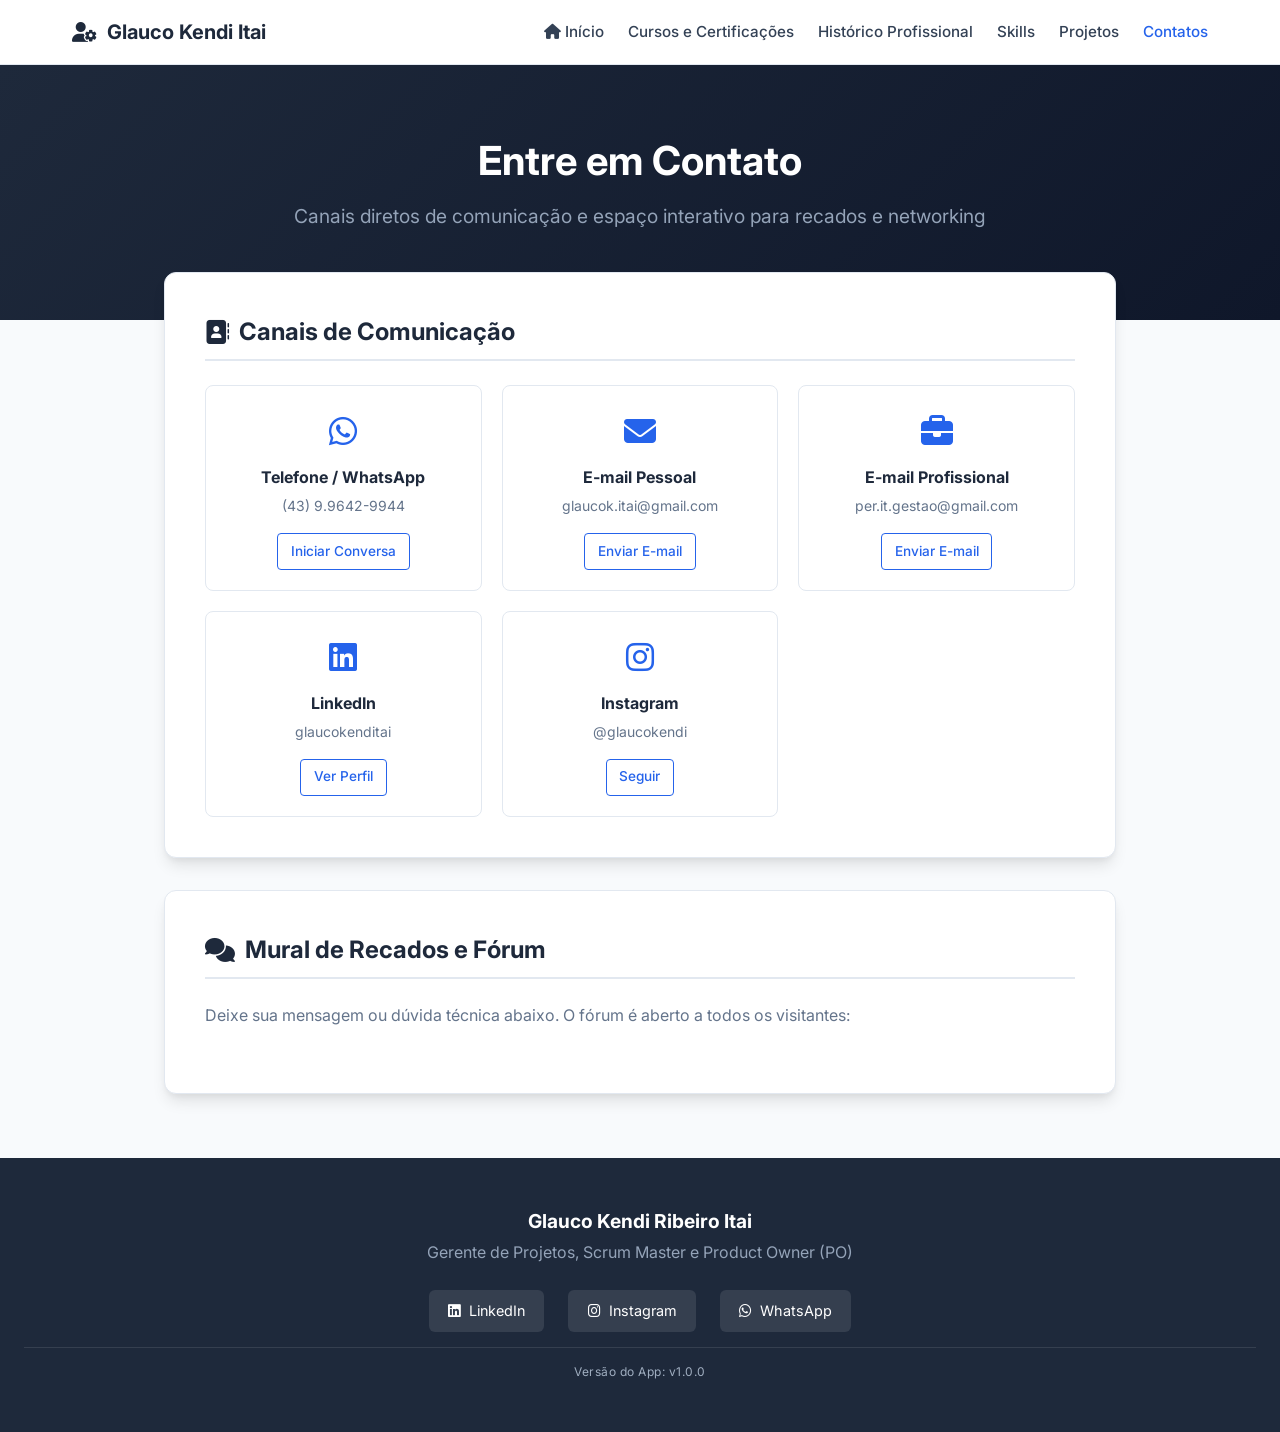
<file: contatos.html>
<!DOCTYPE html>
<html lang="pt-BR">
<head>
    <meta charset="UTF-8">
    <meta name="viewport" content="width=device-width, initial-scale=1.0">
    <title>Contatos & Recados - Glauco Kendi Itai</title>
    <!-- Google Fonts & Font Awesome -->
    <link href="https://fonts.googleapis.com/css2?family=Inter:wght@300;400;500;600;700&display=swap" rel="stylesheet">
    <link rel="stylesheet" href="https://cdnjs.cloudflare.com/ajax/libs/font-awesome/6.4.0/css/all.min.css">
    <!-- CSS Externo -->
    <link rel="stylesheet" href="style.css">
    <!-- Script de Injeção e Consumo -->
    <script src="script-contatos.js" defer></script>
</head>
<body>

    <!-- Contêiner do Header Reutilizável -->
    <div id="header-holder"></div>

    <!-- Page Banner -->
    <section class="hero">
        <div class="hero-content">
            <h1>Entre em Contato</h1>
            <p>Canais diretos de comunicação e espaço interativo para recados e networking</p>
        </div>
    </section>

    <!-- Main Content Container -->
    <main class="container">
        
        <!-- Seção de Cartões de Contato (Gerado via JSON) -->
        <div class="card">
            <h2 class="section-title"><i class="fa-solid fa-address-book"></i> Canais de Comunicação</h2>
            <div class="contact-grid" id="contact-grid-container"></div>
        </div>

        <!-- Seção do Fórum Disqus -->
        <div class="card">
            <h2 class="section-title"><i class="fa-solid fa-comments"></i> Mural de Recados e Fórum</h2>
            <p style="margin-bottom: 1.5rem; color: var(--text-light, #64748b);">Deixe sua mensagem ou dúvida técnica abaixo. O fórum é aberto a todos os visitantes:</p>

            <!-- Contêiner do Disqus -->
            <div id="disqus_thread"></div>

            <script>
                var disqus_config = function () {
                    this.page.url = window.location.href;  
                    this.page.identifier = 'contatos_glauco_kendi'; 
                };
                
                (function() { 
                    var d = document, s = d.createElement('script');
                    s.src = 'https://glauco-portfolio.disqus.com/embed.js';
                    s.setAttribute('data-timestamp', +new Date());
                    (d.head || d.body).appendChild(s);
                })();
            </script>
            <noscript>Por favor, ative o JavaScript para visualizar os <a href="https://disqus.com/?ref_noscript">comentários do Disqus.</a></noscript>
        </div>

    </main>

    <!-- Contêiner do Footer Reutilizável -->
    <div id="footer-holder"></div>

</body>
</html>
</file>
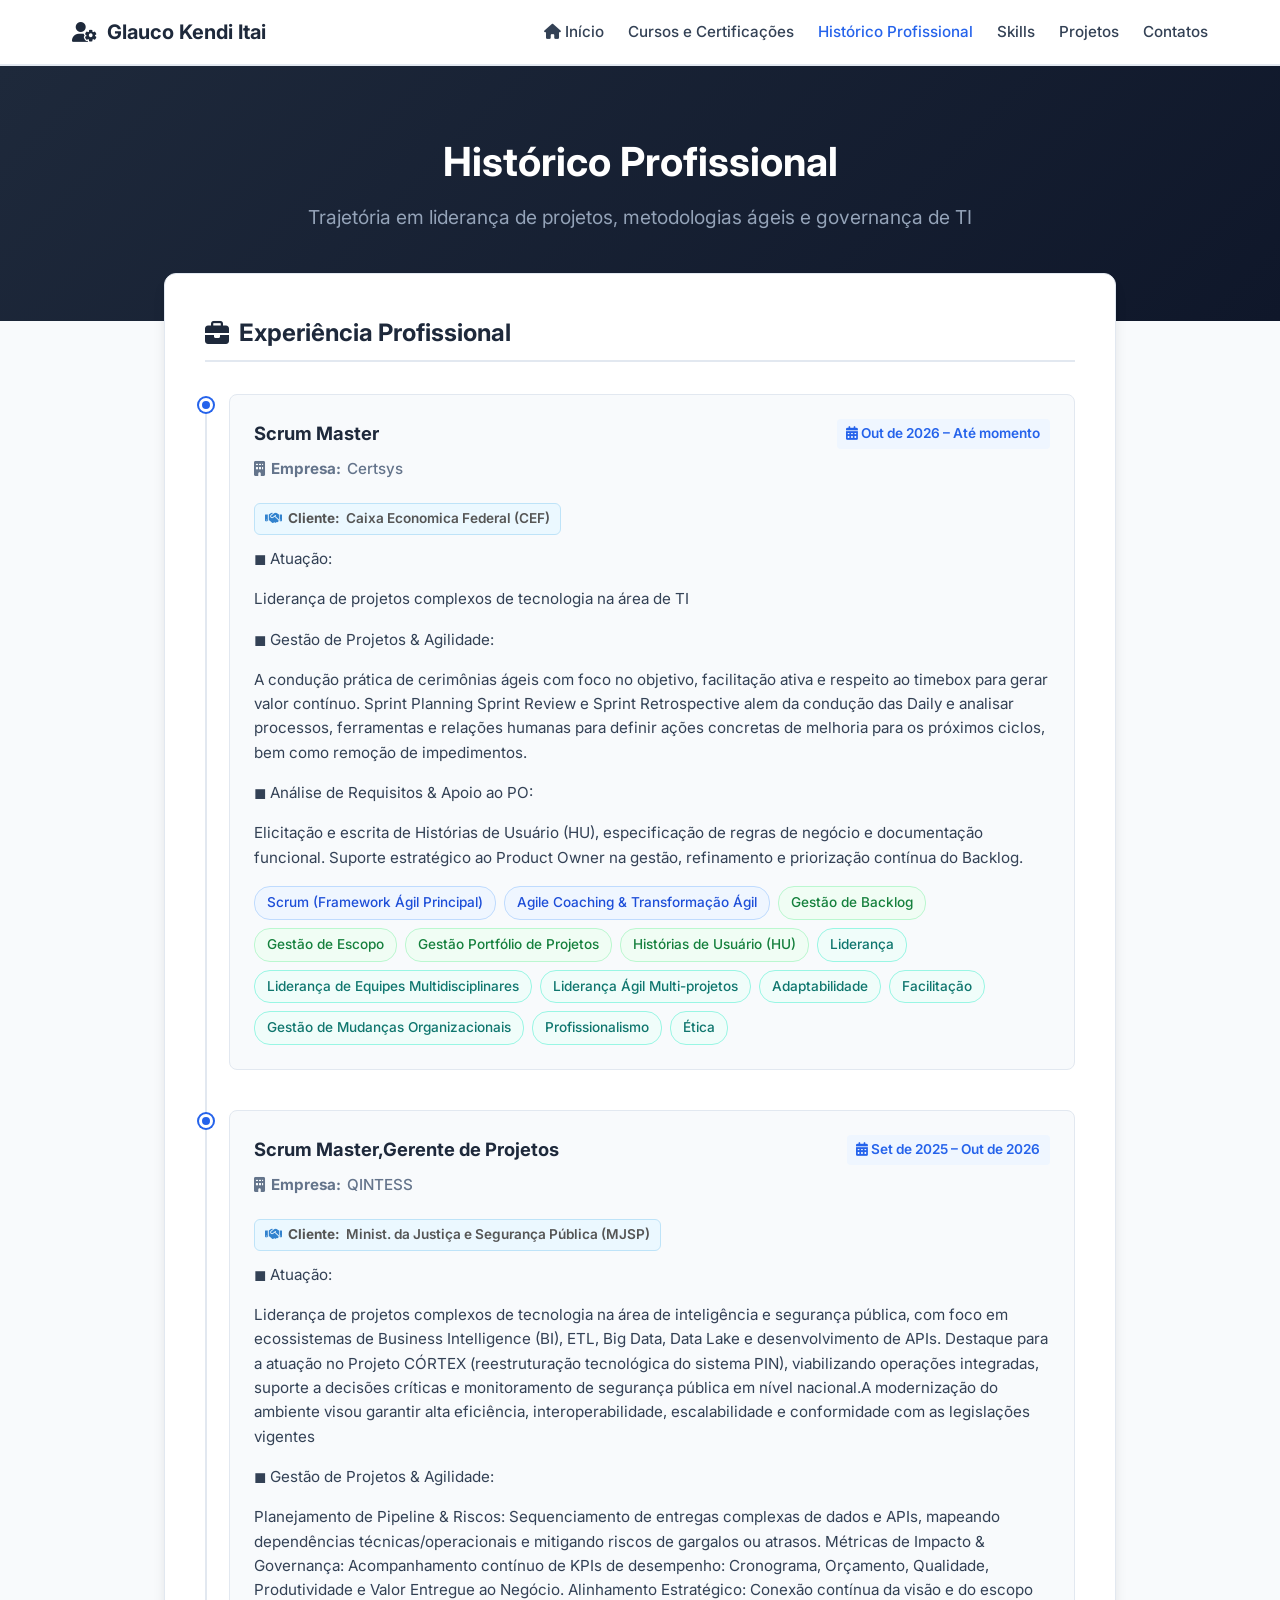
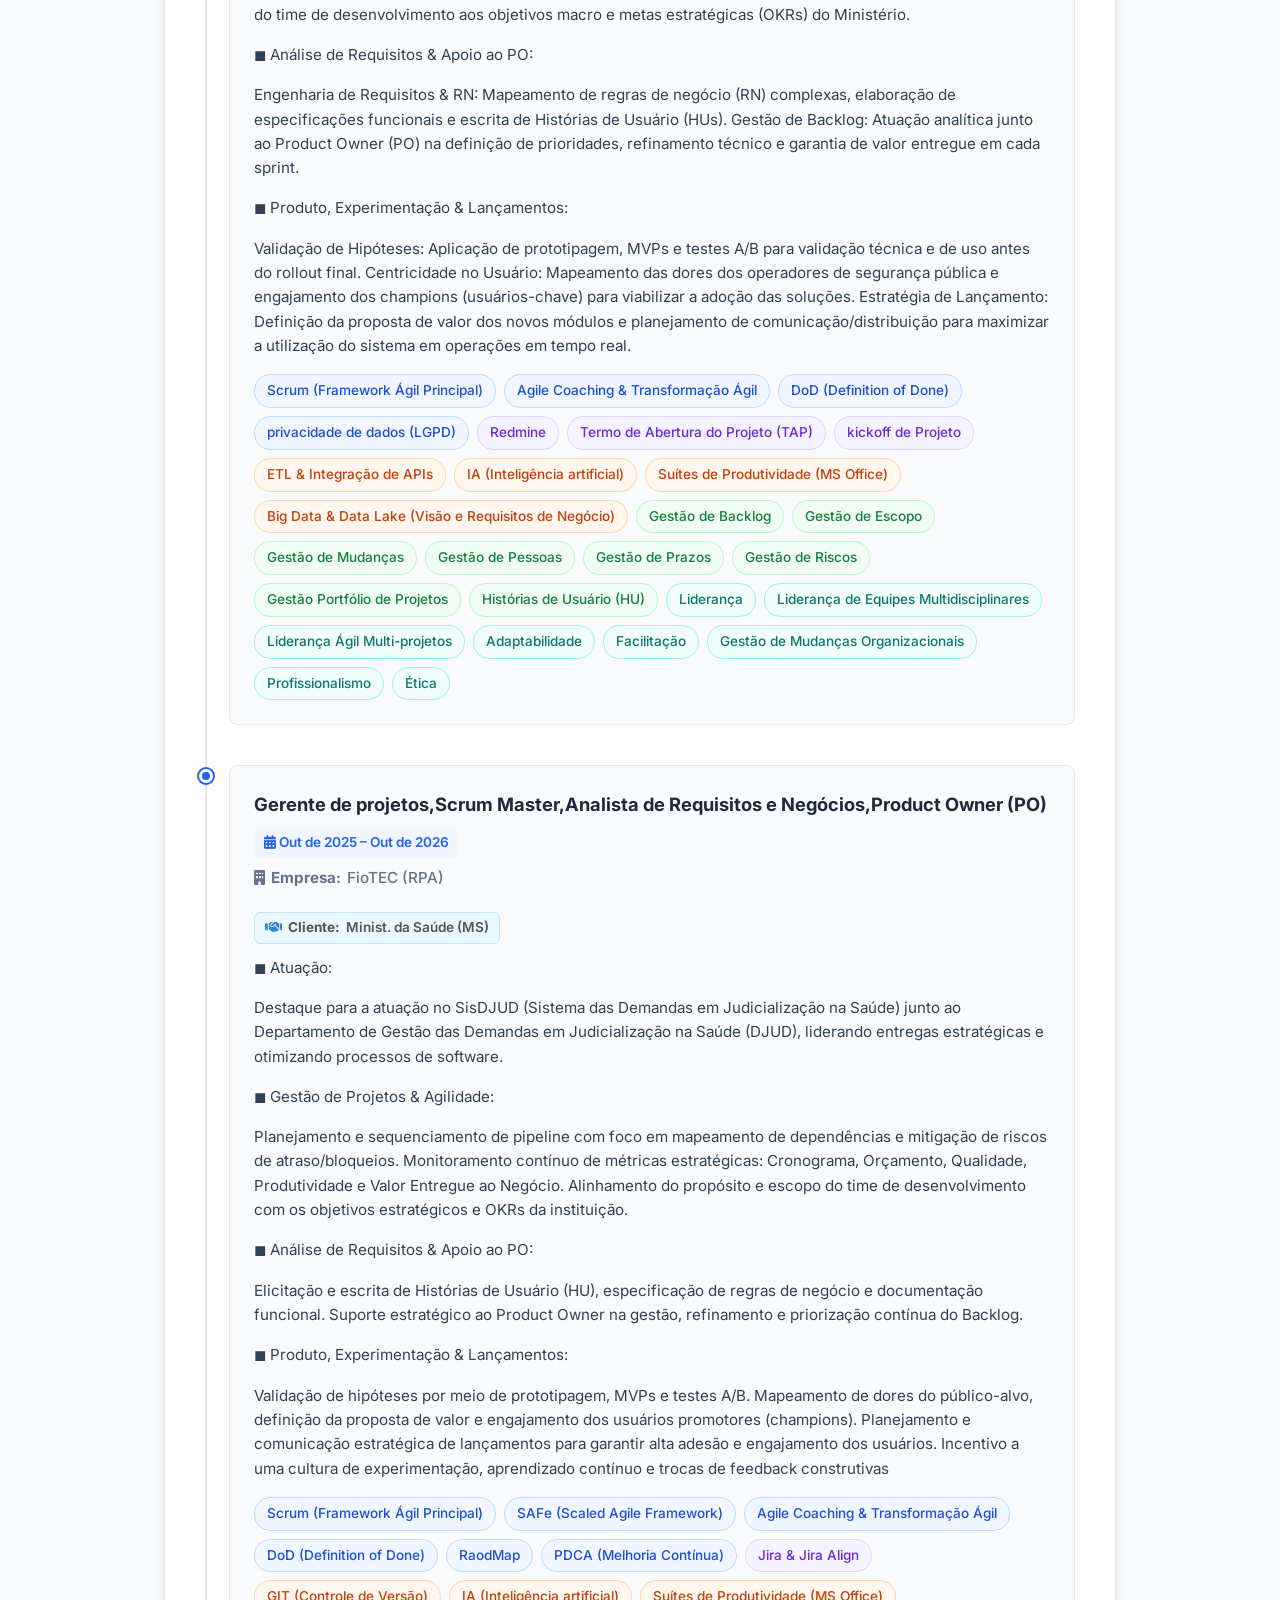
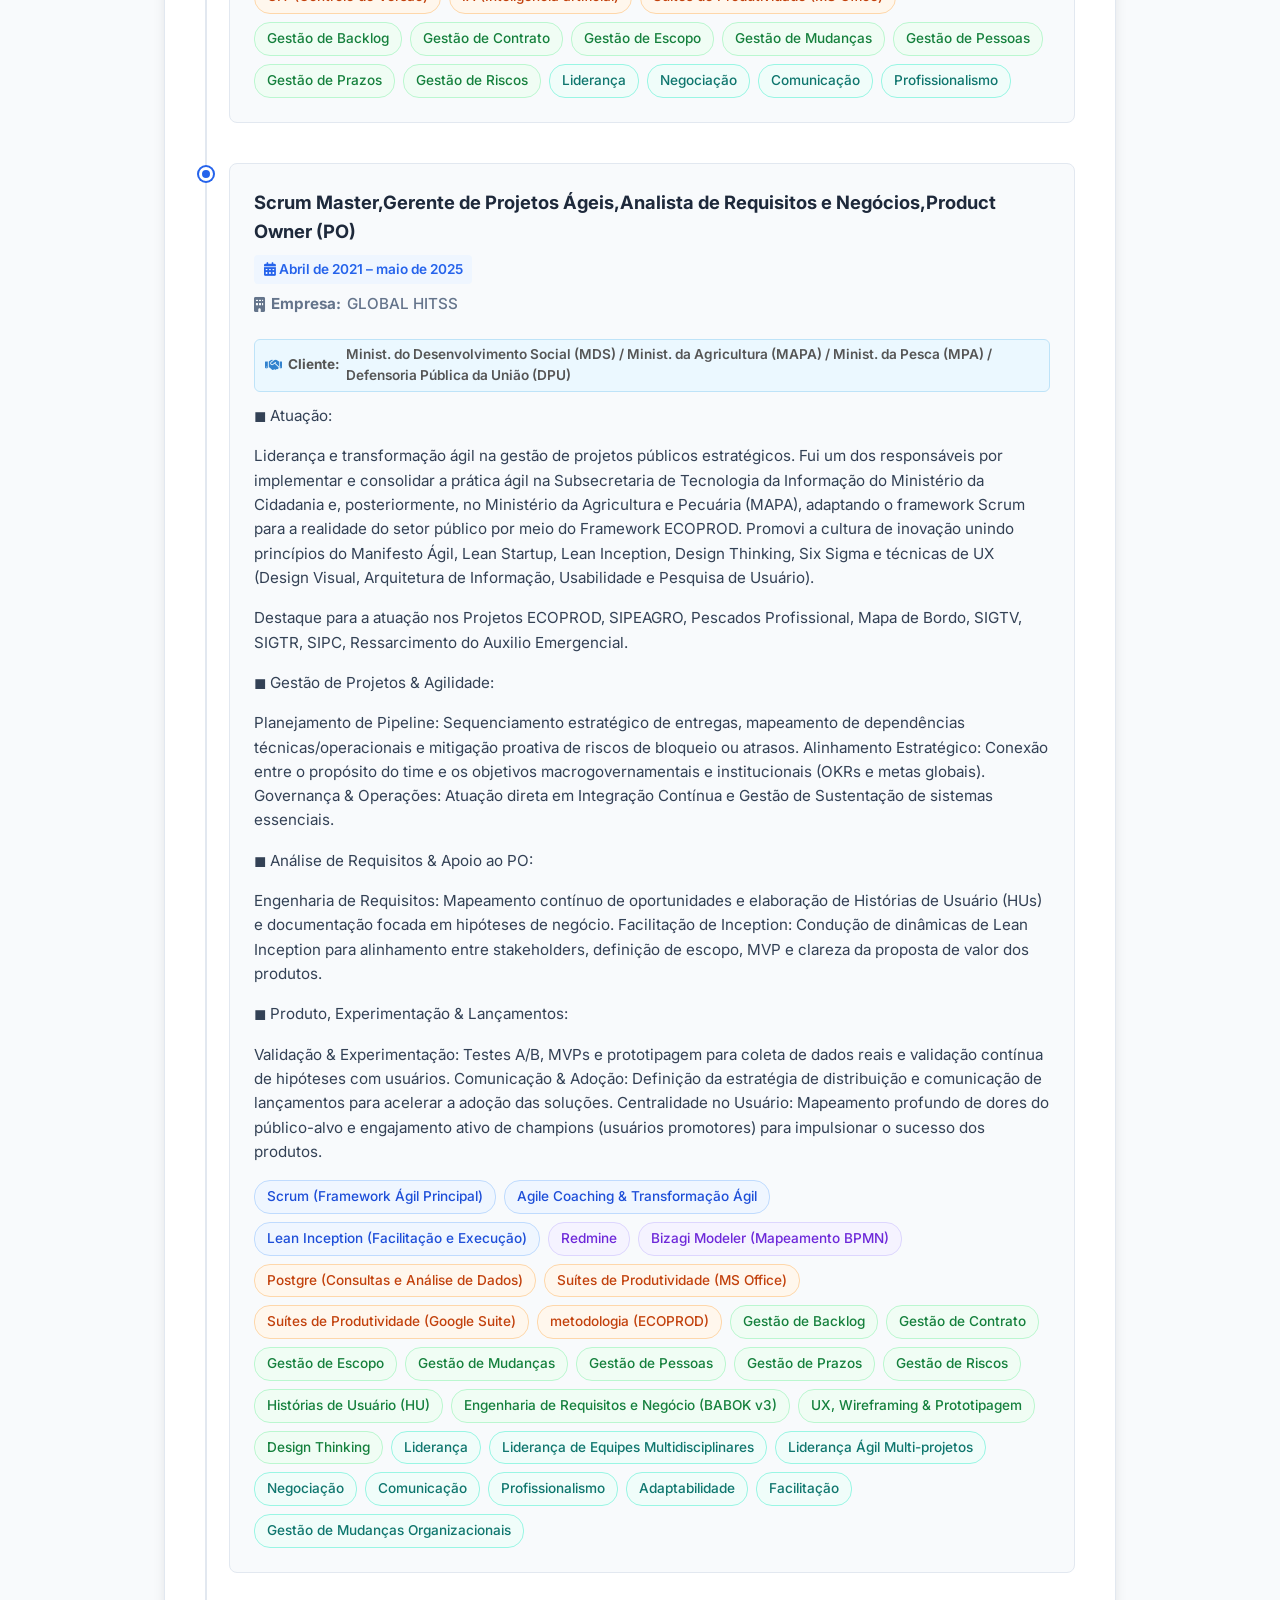
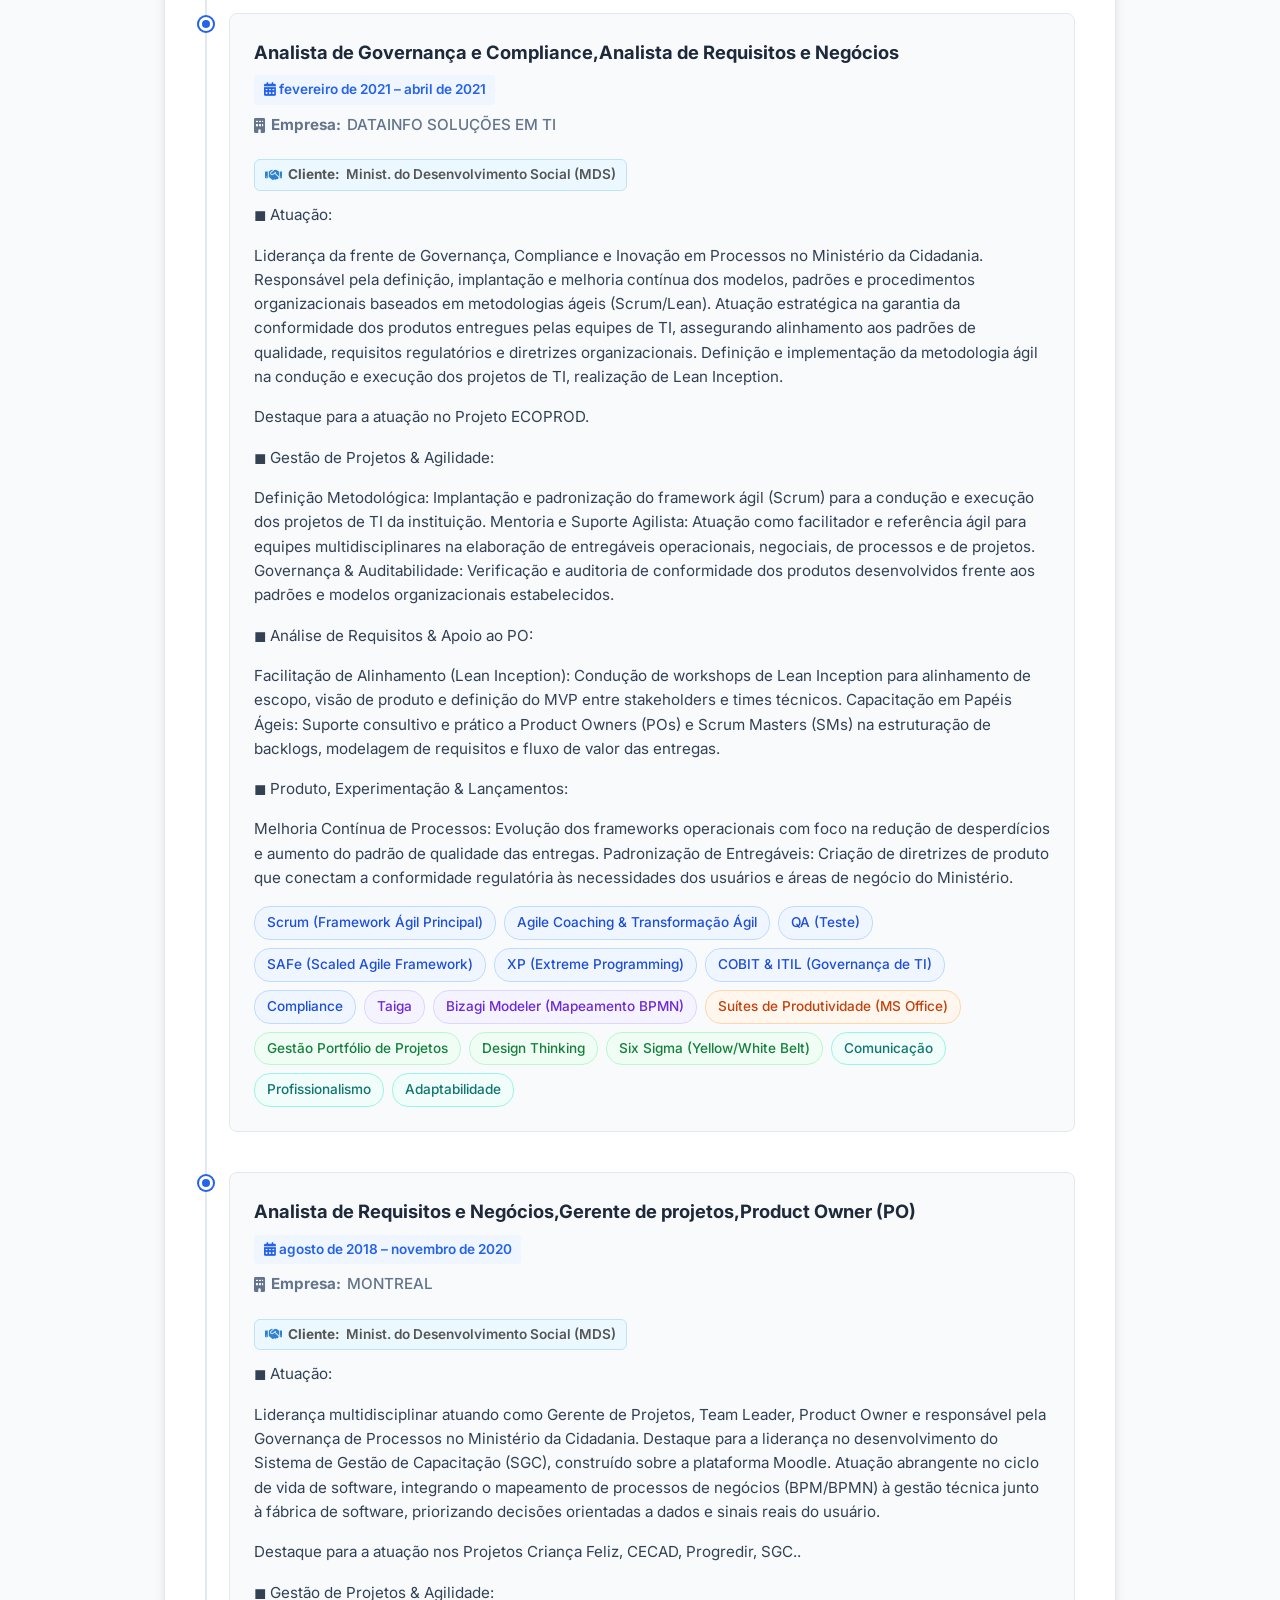
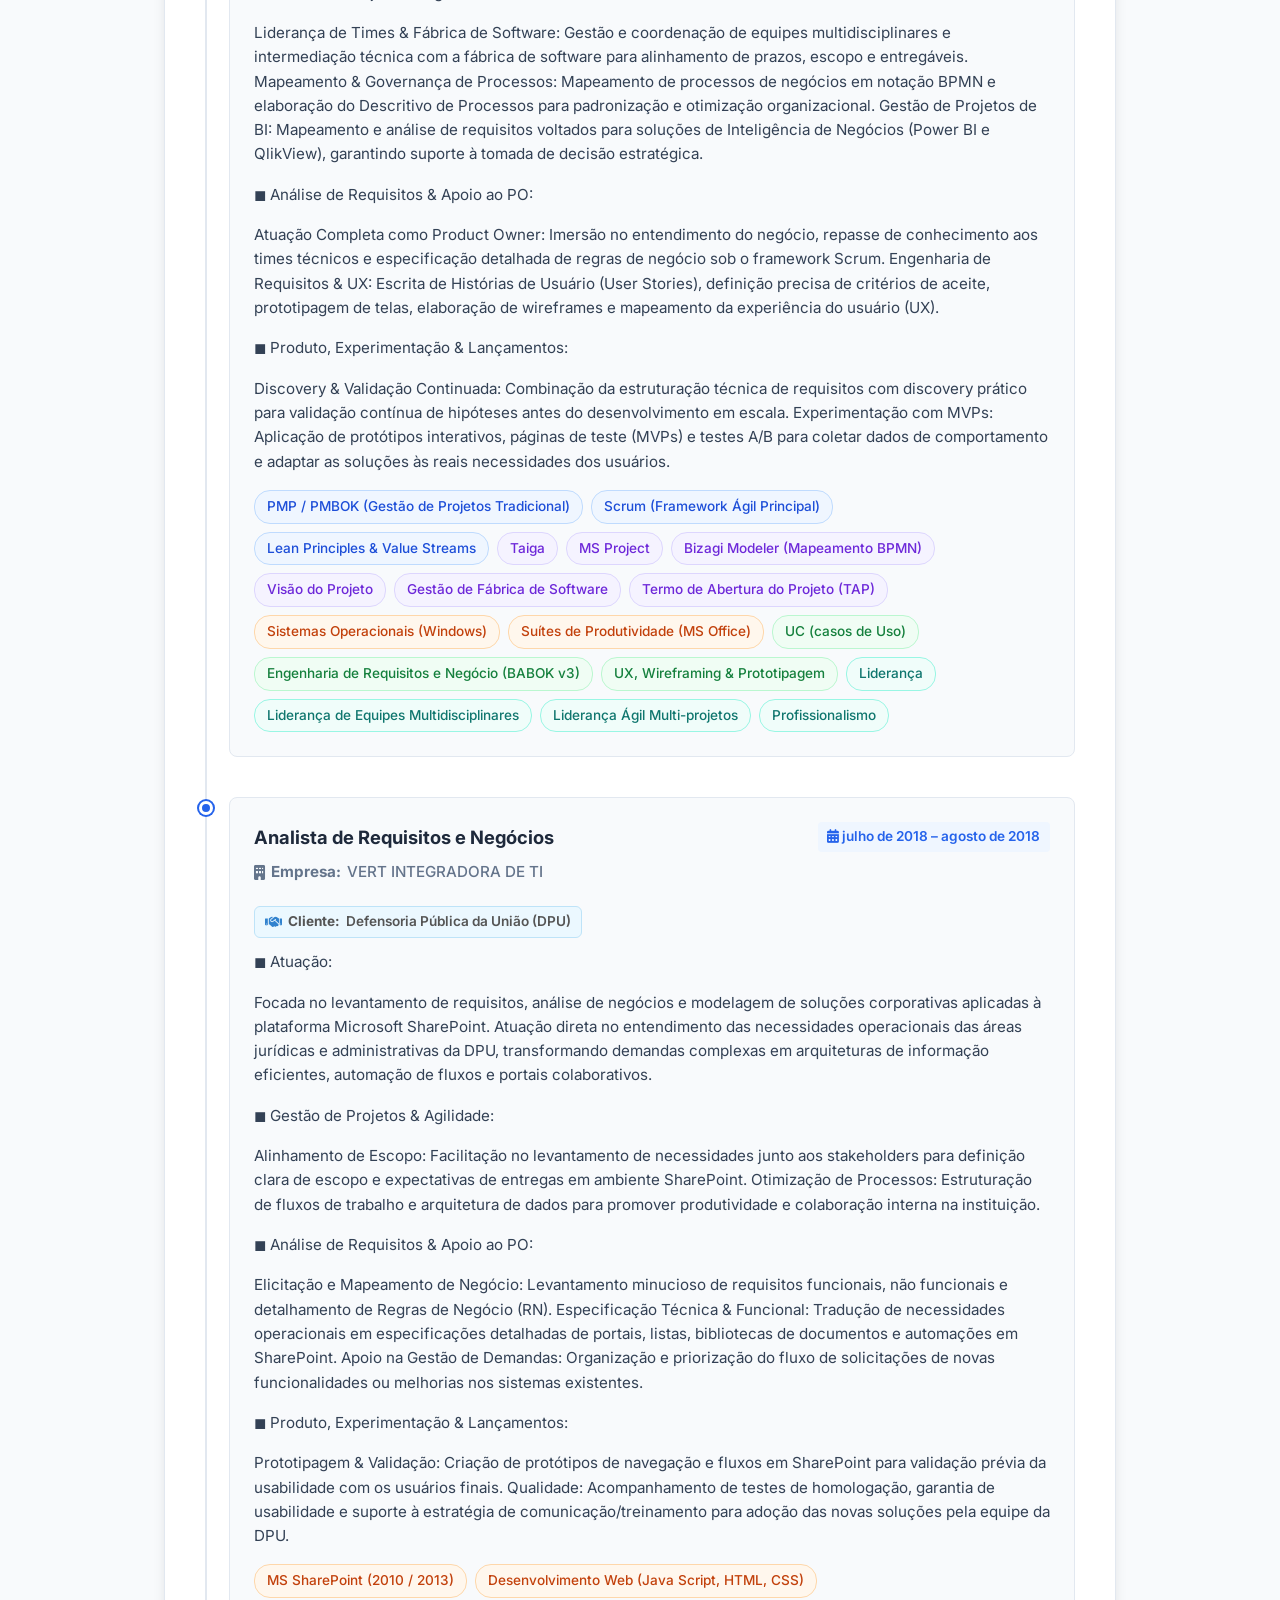
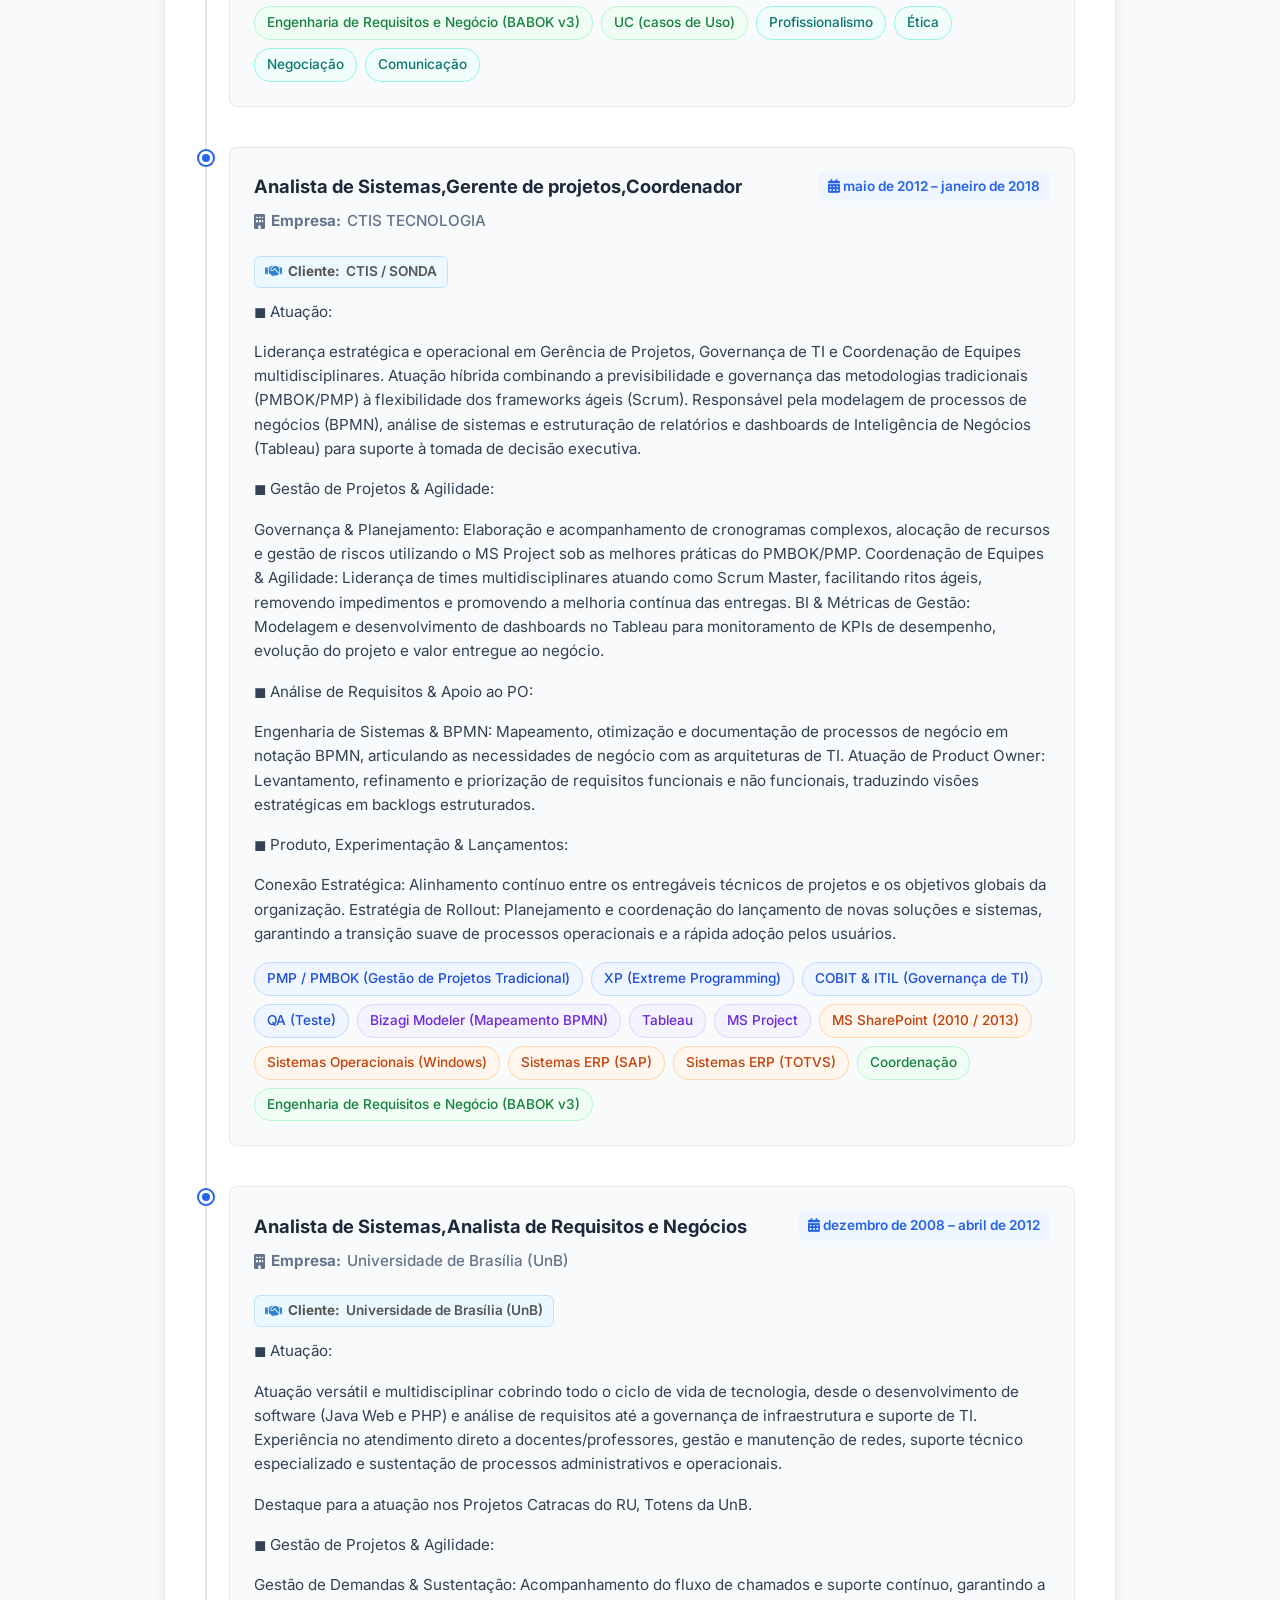
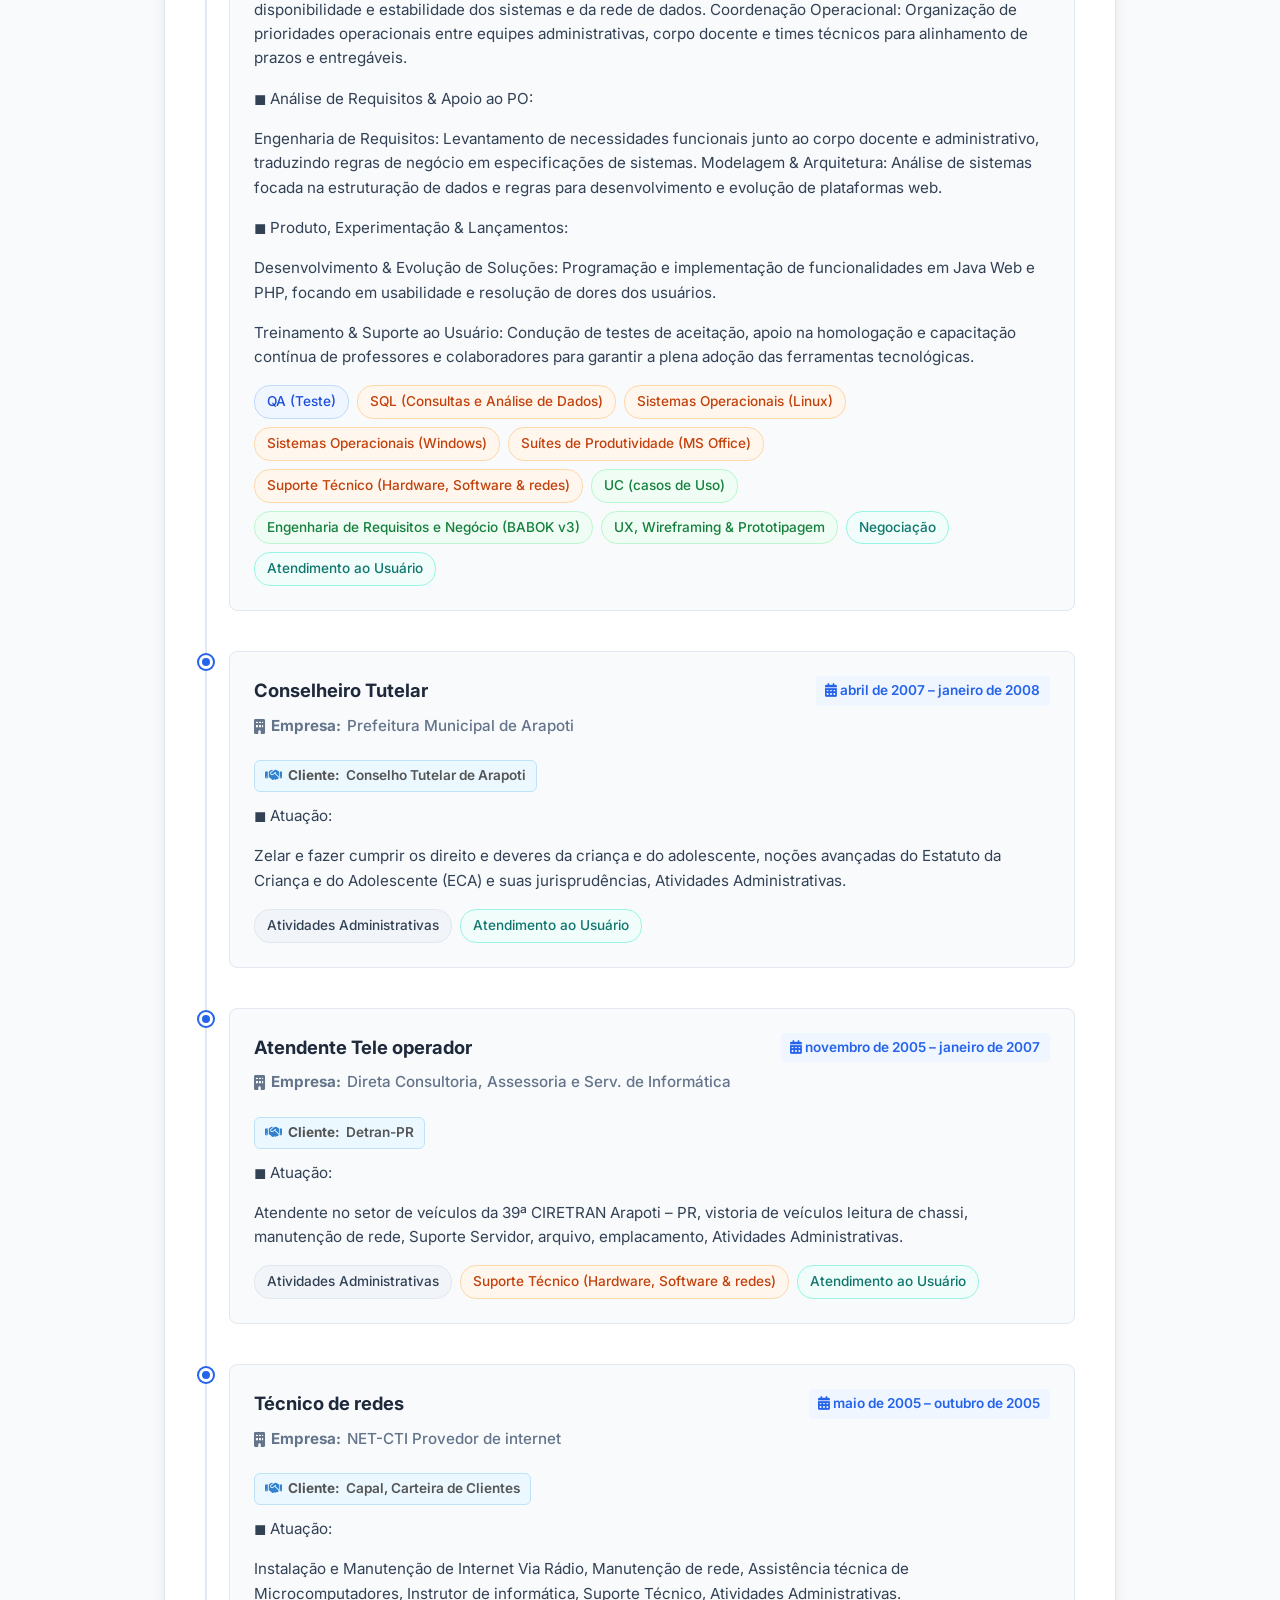
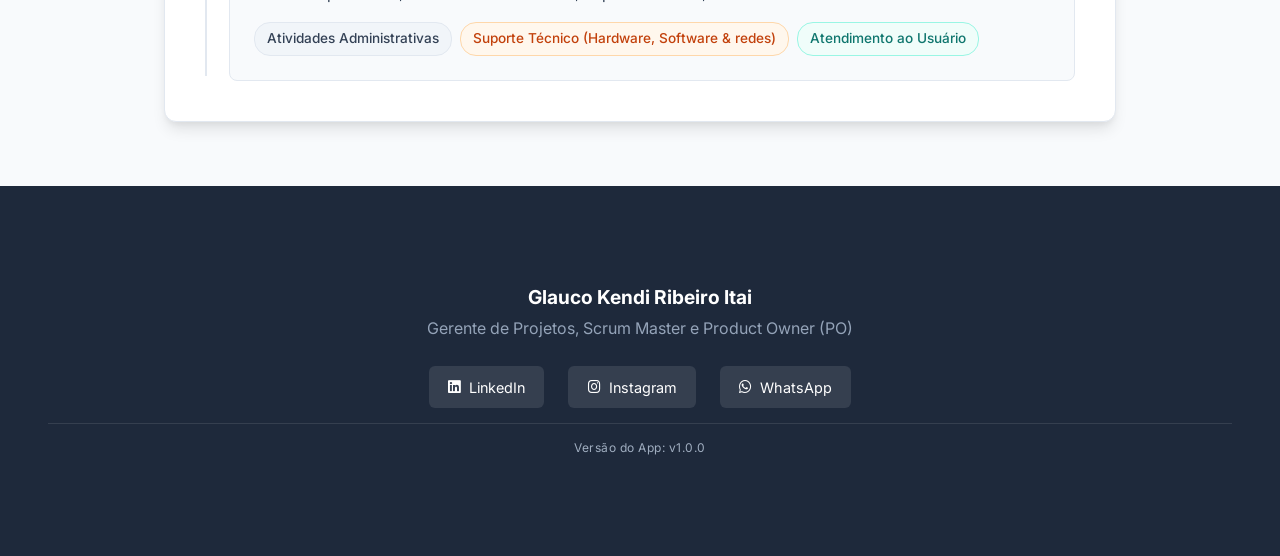
<file: historico-profissional.html>
<!DOCTYPE html>
<html lang="pt-BR">
<head>
    <meta charset="UTF-8">
    <meta name="viewport" content="width=device-width, initial-scale=1.0">
    <title>Histórico Profissional - Glauco Kendi Itai</title>
    <!-- Google Fonts & Font Awesome -->
    <link href="https://fonts.googleapis.com/css2?family=Inter:wght@300;400;500;600;700&display=swap" rel="stylesheet">
    <link rel="stylesheet" href="https://cdnjs.cloudflare.com/ajax/libs/font-awesome/6.4.0/css/all.min.css">
    <!-- CSS Externo -->
    <link rel="stylesheet" href="style.css">
    <!-- Script JS -->
    <script src="script-historico.js" defer></script>
</head>
<body>

    <!-- Header Navigation -->
    <header>
        <div id="header-holder"></div>
    </header>

    <!-- Page Banner -->
    <section class="hero">
        <div class="hero-content">
            <h1>Histórico Profissional</h1>
            <p>Trajetória em liderança de projetos, metodologias ágeis e governança de TI</p>
        </div>
    </section>

    <!-- Main Content Container -->
    <main class="container">
        <div class="card">
            <h2 class="section-title"><i class="fa-solid fa-briefcase"></i> Experiência Profissional</h2>

            <!-- Timeline Dinâmica consumida via JSON -->
            <div class="timeline" id="timeline-container"></div>
        </div>
    </main>

    <!-- Footer Section -->
    <footer>
        <div id="footer-holder"></div>
    </footer>
    <script src="script-contatos.js" defer></script>

</body>
</html>
</file>
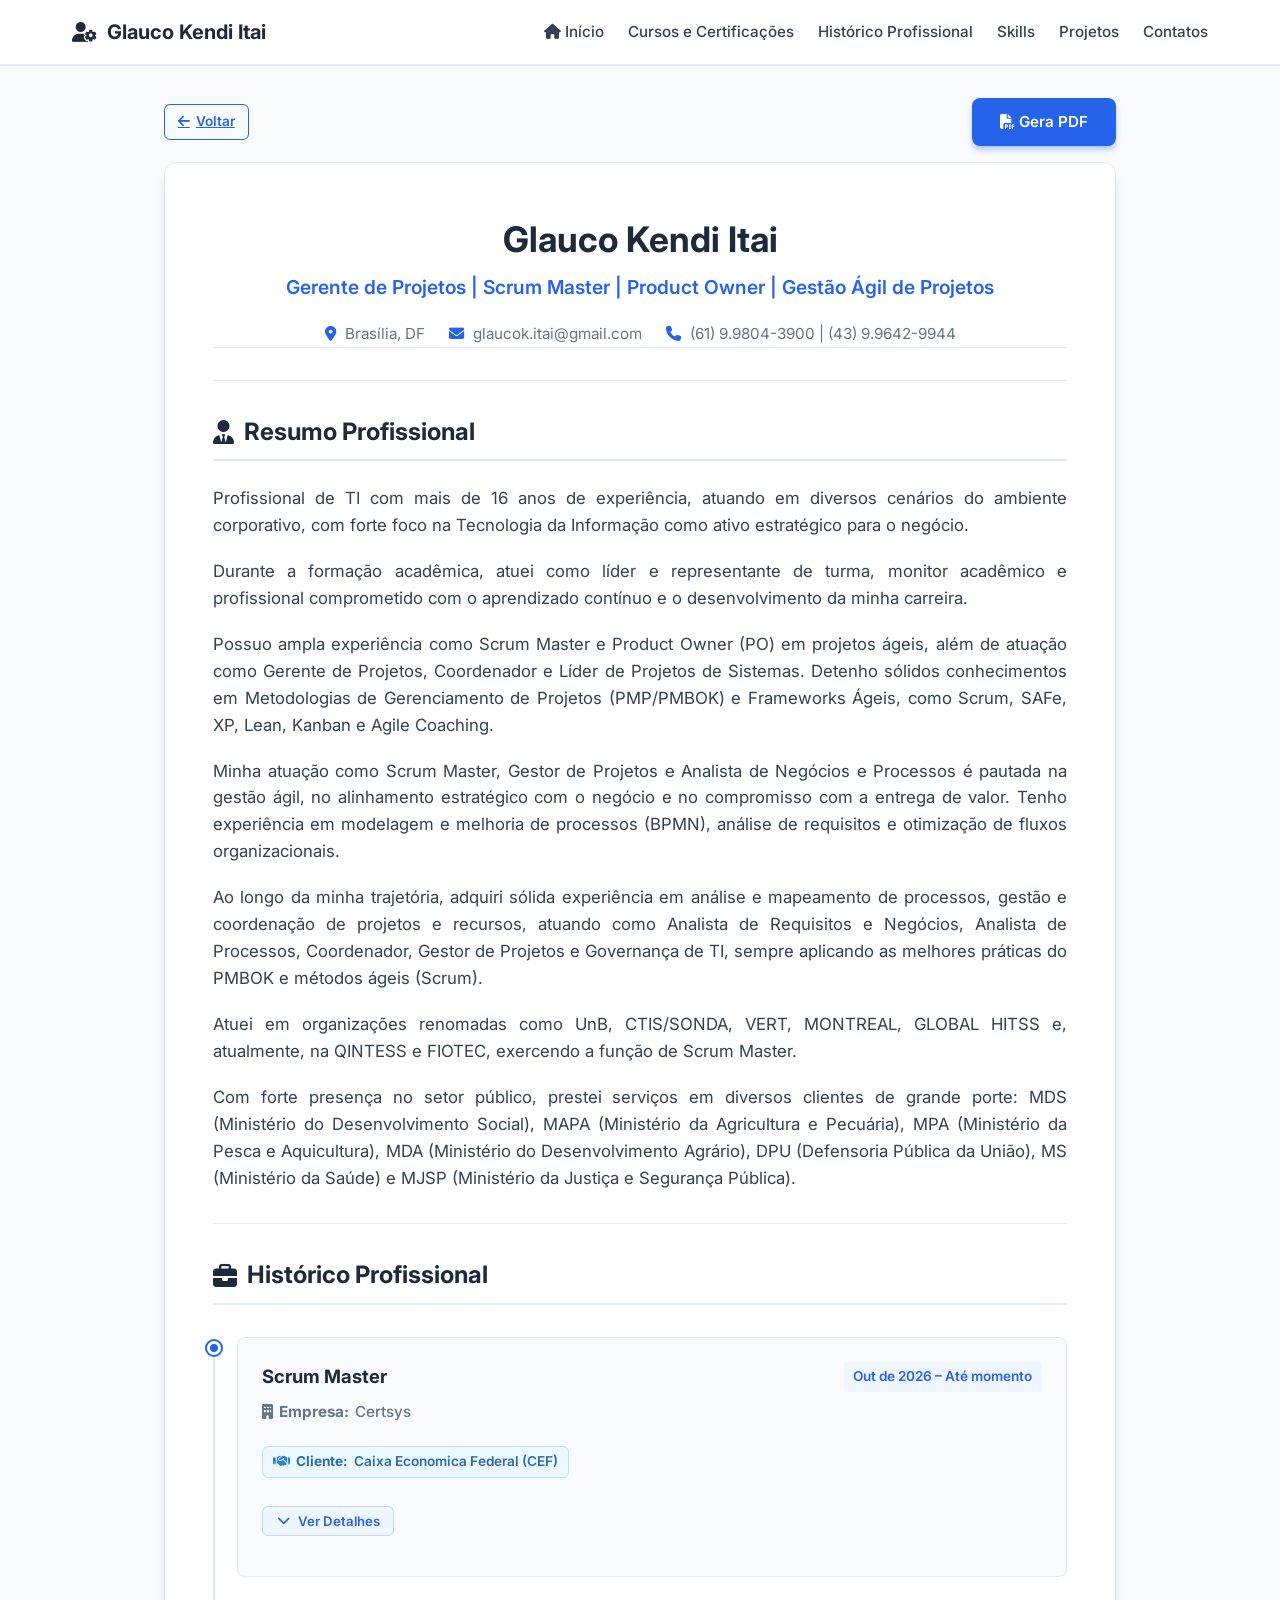
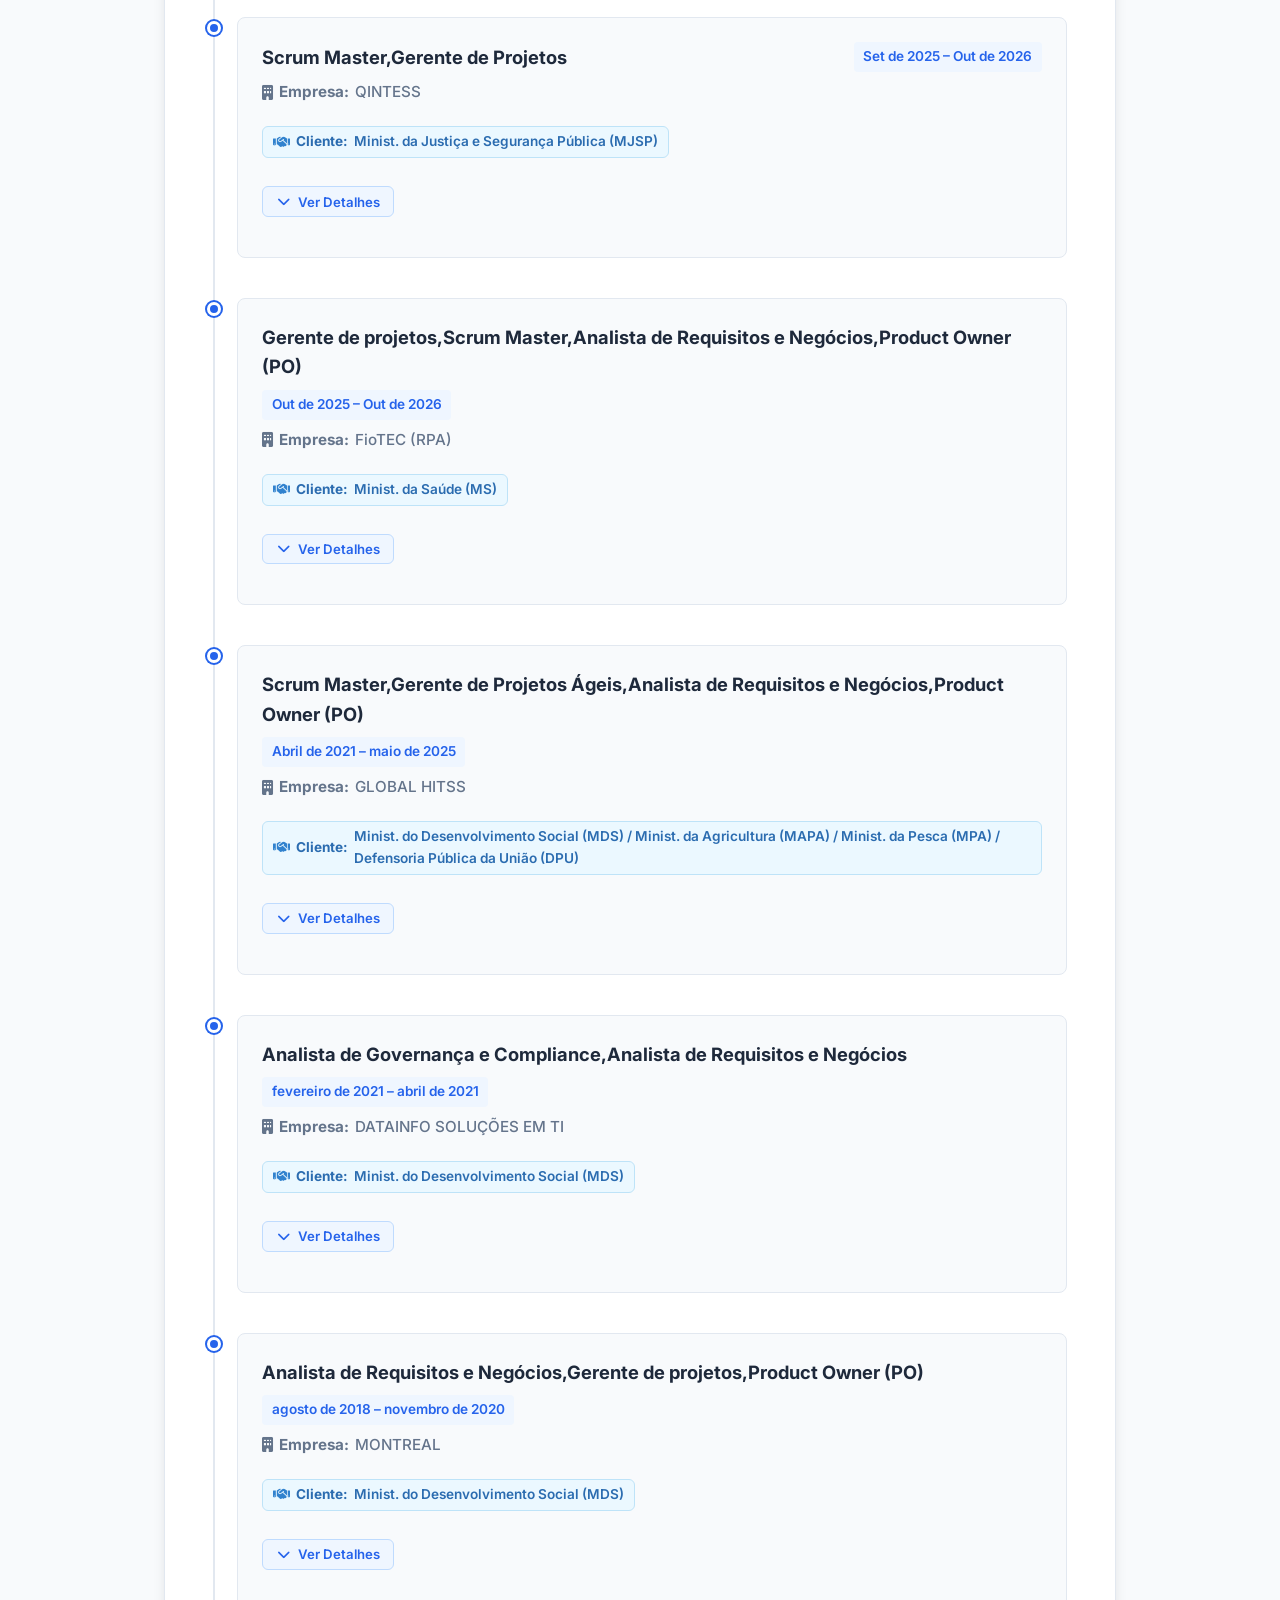
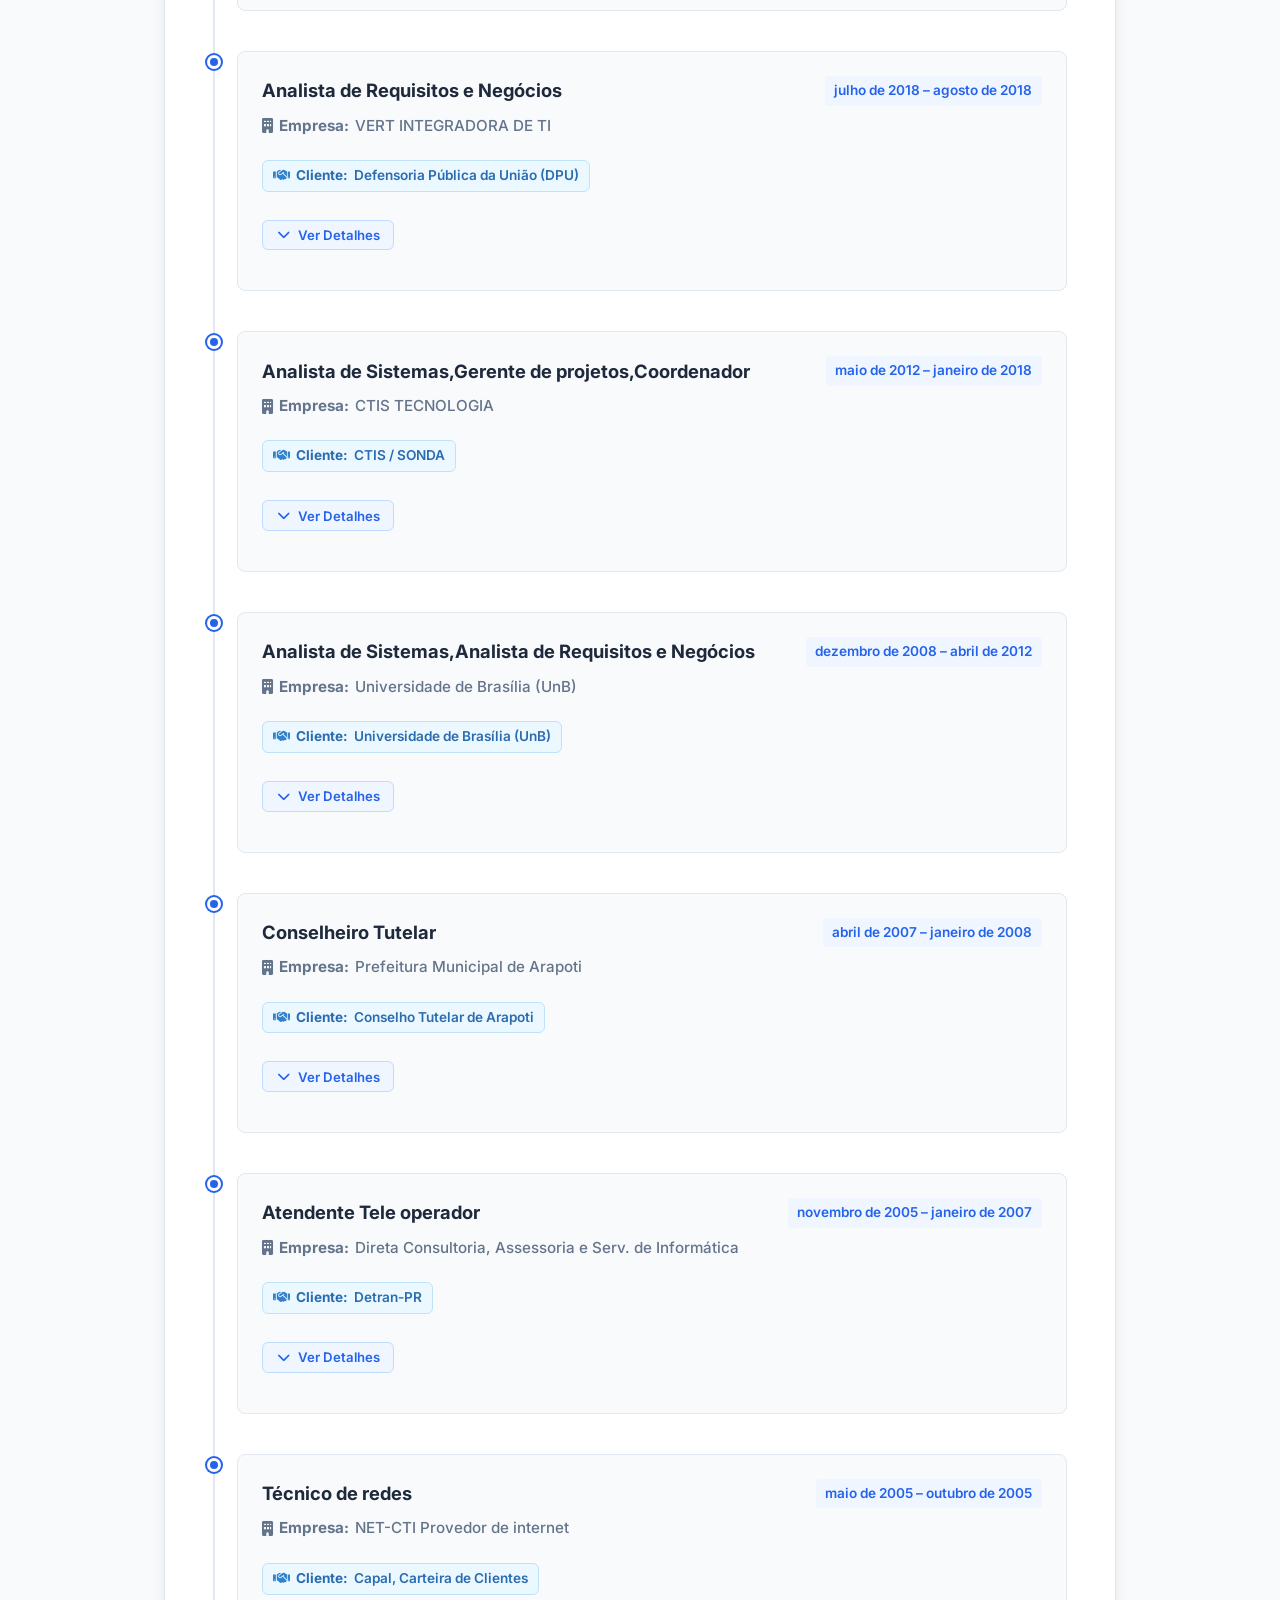
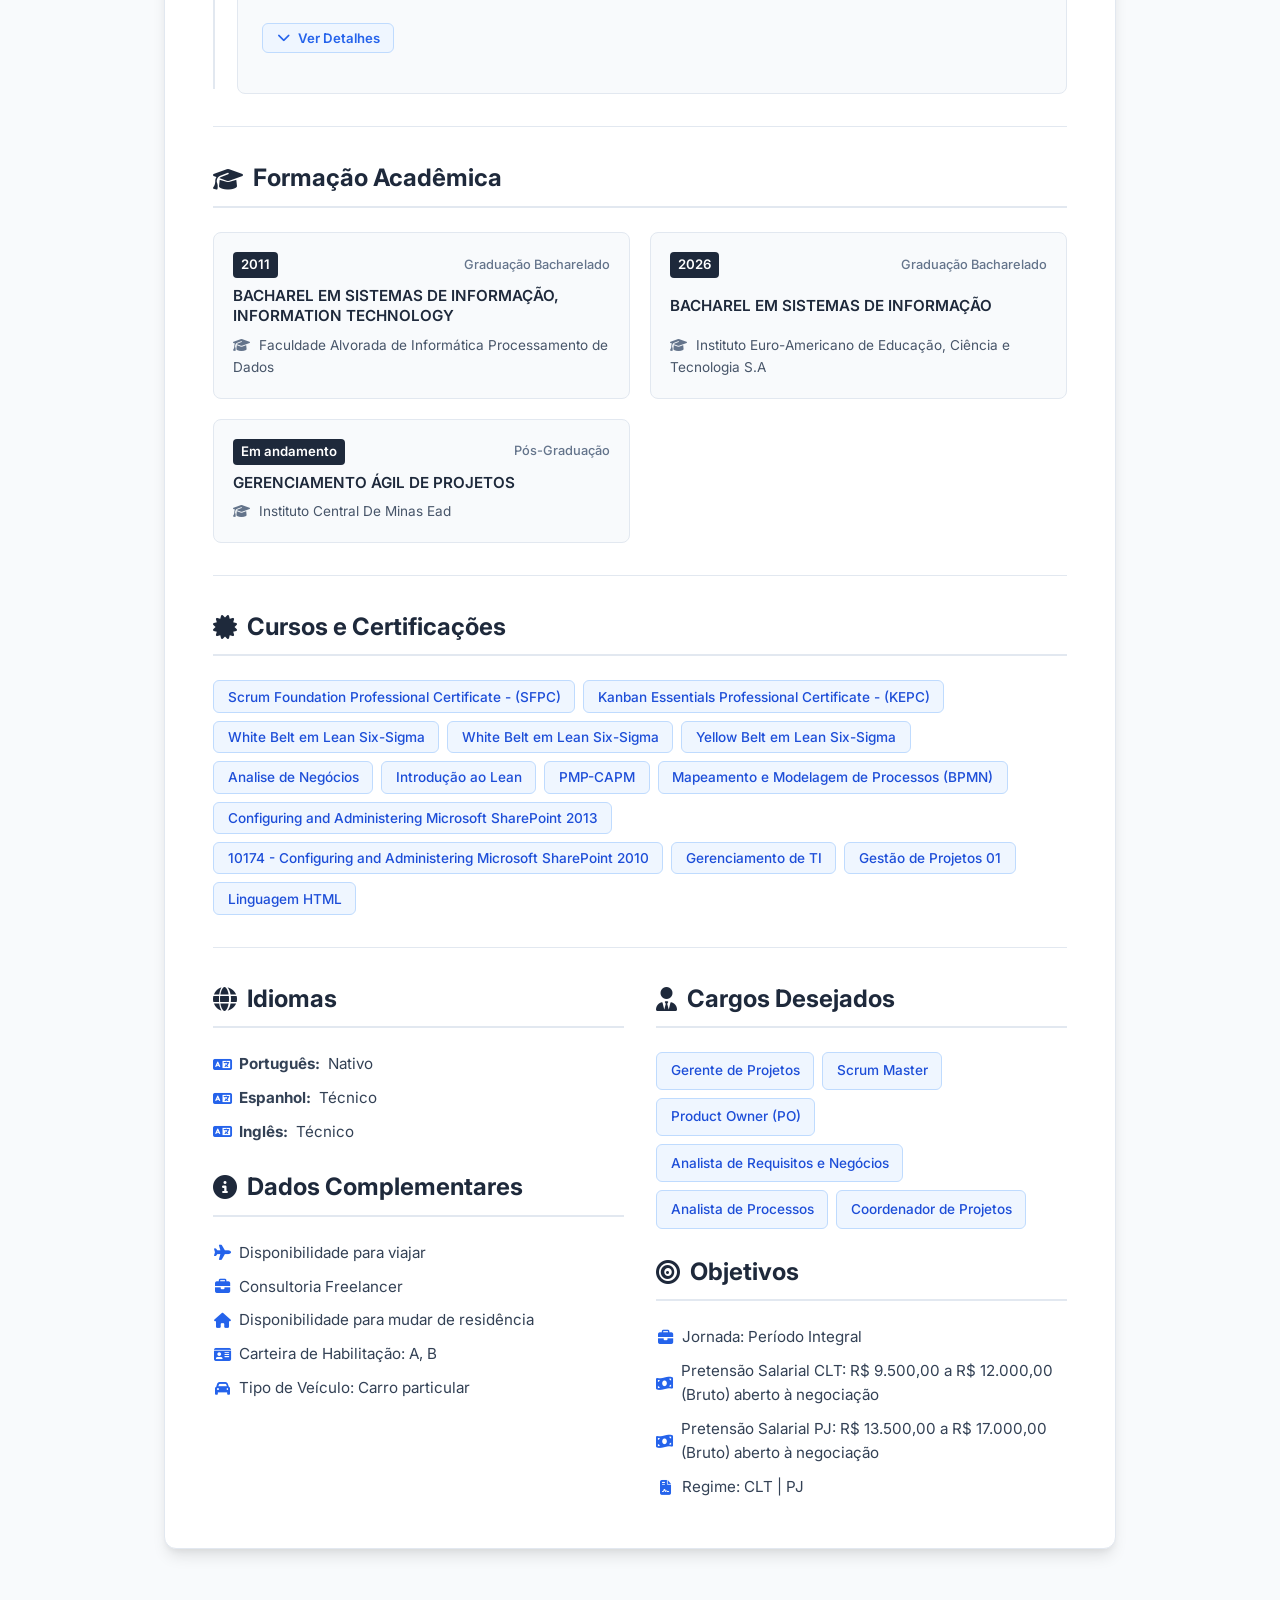
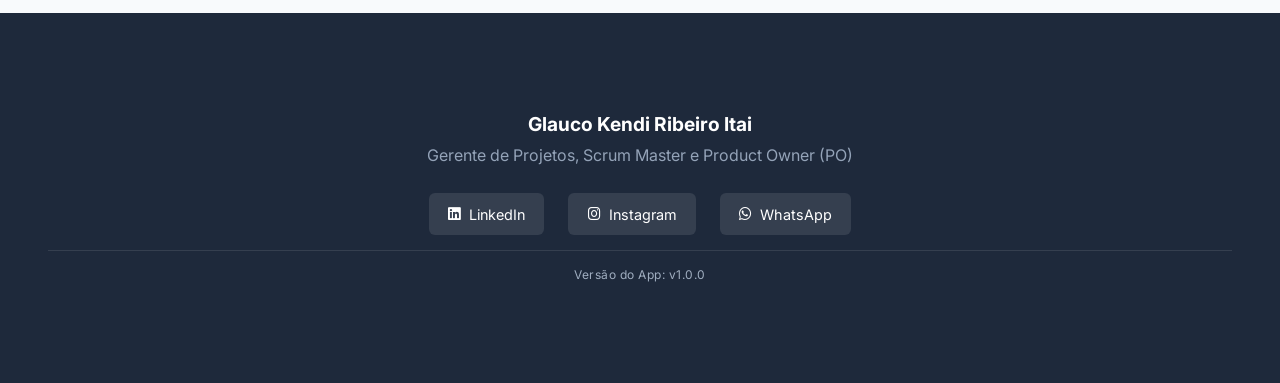
<file: meu-cv.html>
<!DOCTYPE html>
<html lang="pt-BR">
<head>
    <meta charset="UTF-8">
    <meta name="viewport" content="width=device-width, initial-scale=1.0">
    <title>Currículo - Glauco Kendi Itai</title>
    <link href="https://fonts.googleapis.com/css2?family=Inter:wght@300;400;500;600;700&display=swap" rel="stylesheet">
    <link rel="stylesheet" href="https://cdnjs.cloudflare.com/ajax/libs/font-awesome/6.4.0/css/all.min.css">
    <link rel="stylesheet" href="style.css">
    <script src="cvscript.js" defer></script>
</head>
<body>

    <!-- Header Navigation -->
    <header>
        <div id="header-holder"></div>
    </header>

    <!-- Barra de Ações Atualizada -->
<div class="cv-actions-bar">
    <a href="index.html" class="btn-toggle"><i class="fa-solid fa-arrow-left"></i> Voltar</a>
    
    <!-- Link para download direto do PDF estático -->
    <a href="curriculo_glauco_kendi_itai 09-26.pdf" target="_blank" rel="noopener noreferrer" class="hero-btn print-btn">
    <i class="fa-solid fa-file-pdf"></i> Gera PDF
</a>
</div>

    <!-- Conteúdo do Currículo -->
    <main class="container cv-container">
        <article class="card cv-card">
            
            <!-- Seção do Perfil -->
            <header class="cv-header">
                <h1 id="cv-nome"></h1>
                <p class="cv-cargo" id="cv-cargo"></p>
                
                <div class="cv-contact-grid">
                    <span><i class="fa-solid fa-location-dot"></i> <span id="cv-localidade"></span></span>
                    <span><i class="fa-solid fa-envelope"></i> <a id="cv-email" href=""></a></span>
                    <span><i class="fa-solid fa-phone"></i> <span id="cv-telefone"></span></span>
                </div>
            </header>

            <hr class="cv-divider">

            <!-- Seção Resumo Profissional -->
            <section class="cv-section">
                <h2 class="section-title"><i class="fa-solid fa-user-tie"></i> Resumo Profissional</h2>
                <div class="bio-text" id="cv-sobre-mim"></div>
            </section>

            <hr class="cv-divider">

            <!-- Seção Histórico Profissional -->
            <section class="cv-section">
                <h2 class="section-title"><i class="fa-solid fa-briefcase"></i> Histórico Profissional</h2>
                <div class="timeline" id="cv-historico-container"></div>
            </section>

            <hr class="cv-divider">

            <!-- Seção Formação Acadêmica (2 colunas) -->
            <section class="cv-section">
                <h2 class="section-title"><i class="fa-solid fa-graduation-cap"></i> Formação Acadêmica</h2>
                <div class="academic-grid" id="cv-formacao-container"></div>
            </section>

            <hr class="cv-divider">

            <!-- Seção Cursos e Certificações (3 colunas) -->
            <section class="cv-section">
                <h2 class="section-title"><i class="fa-solid fa-certificate"></i> Cursos e Certificações</h2>
                <div class="courses-grid" id="cv-certificacoes-container"></div>
            </section>

            <hr class="cv-divider">

            <!-- Grid em Duas Colunas: Lado Esquerdo e Lado Direito -->
            <div class="cv-two-columns-grid">
    
                <!-- Coluna 1: Idiomas & Dados Complementares -->
                <div class="cv-column">
                    <!-- Seção Idiomas -->
                    <section class="cv-section">
                        <h2 class="section-title"><i class="fa-solid fa-globe"></i> Idiomas</h2>
                        <div id="cv-idiomas-container" class="idiomas-wrapper"></div>
                    </section>

                    <!-- Seção Dados Complementares -->
                    <section class="cv-section">
                        <h2 class="section-title"><i class="fa-solid fa-circle-info"></i> Dados Complementares</h2>
                        <div id="cv-dados-complementares-container" class="complementares-wrapper"></div>
                    </section>
                </div>

                <!-- Coluna 2: Cargos Desejados & Objetivos -->
                <div class="cv-column">
                    <!-- Seção Cargos Desejados -->
                    <section class="cv-section">
                        <h2 class="section-title"><i class="fa-solid fa-user-tie"></i> Cargos Desejados</h2>
                        <div id="cv-cargos-desejados-container" class="tags-container"></div>
                    </section>

                    <!-- Seção Objetivos -->
                    <section class="cv-section">
                        <h2 class="section-title"><i class="fa-solid fa-bullseye"></i> Objetivos</h2>
                        <div id="cv-objetivos-container" class="objetivos-wrapper"></div>
                    </section>
                </div>

            </div>
        </article>
    </main>

    <!-- Footer Section -->
    <footer>
        <footer>
    <div class="footer-content">
        <div class="footer-text">
            <h3 id="footer-nome"></h3>
            <p id="footer-titulo"></p>
        </div>
        
        <div class="social-links" id="footer-social-container"></div>
    </div>
    
    <div class="footer-bottom">
        <small class="footer-version">Versão do App: <span id="footer-versao">v1.0.0</span></small>
    </div>
</footer>
    </footer>
    <script src="script-contatos.js" defer></script>

</body>
</html>
</file>
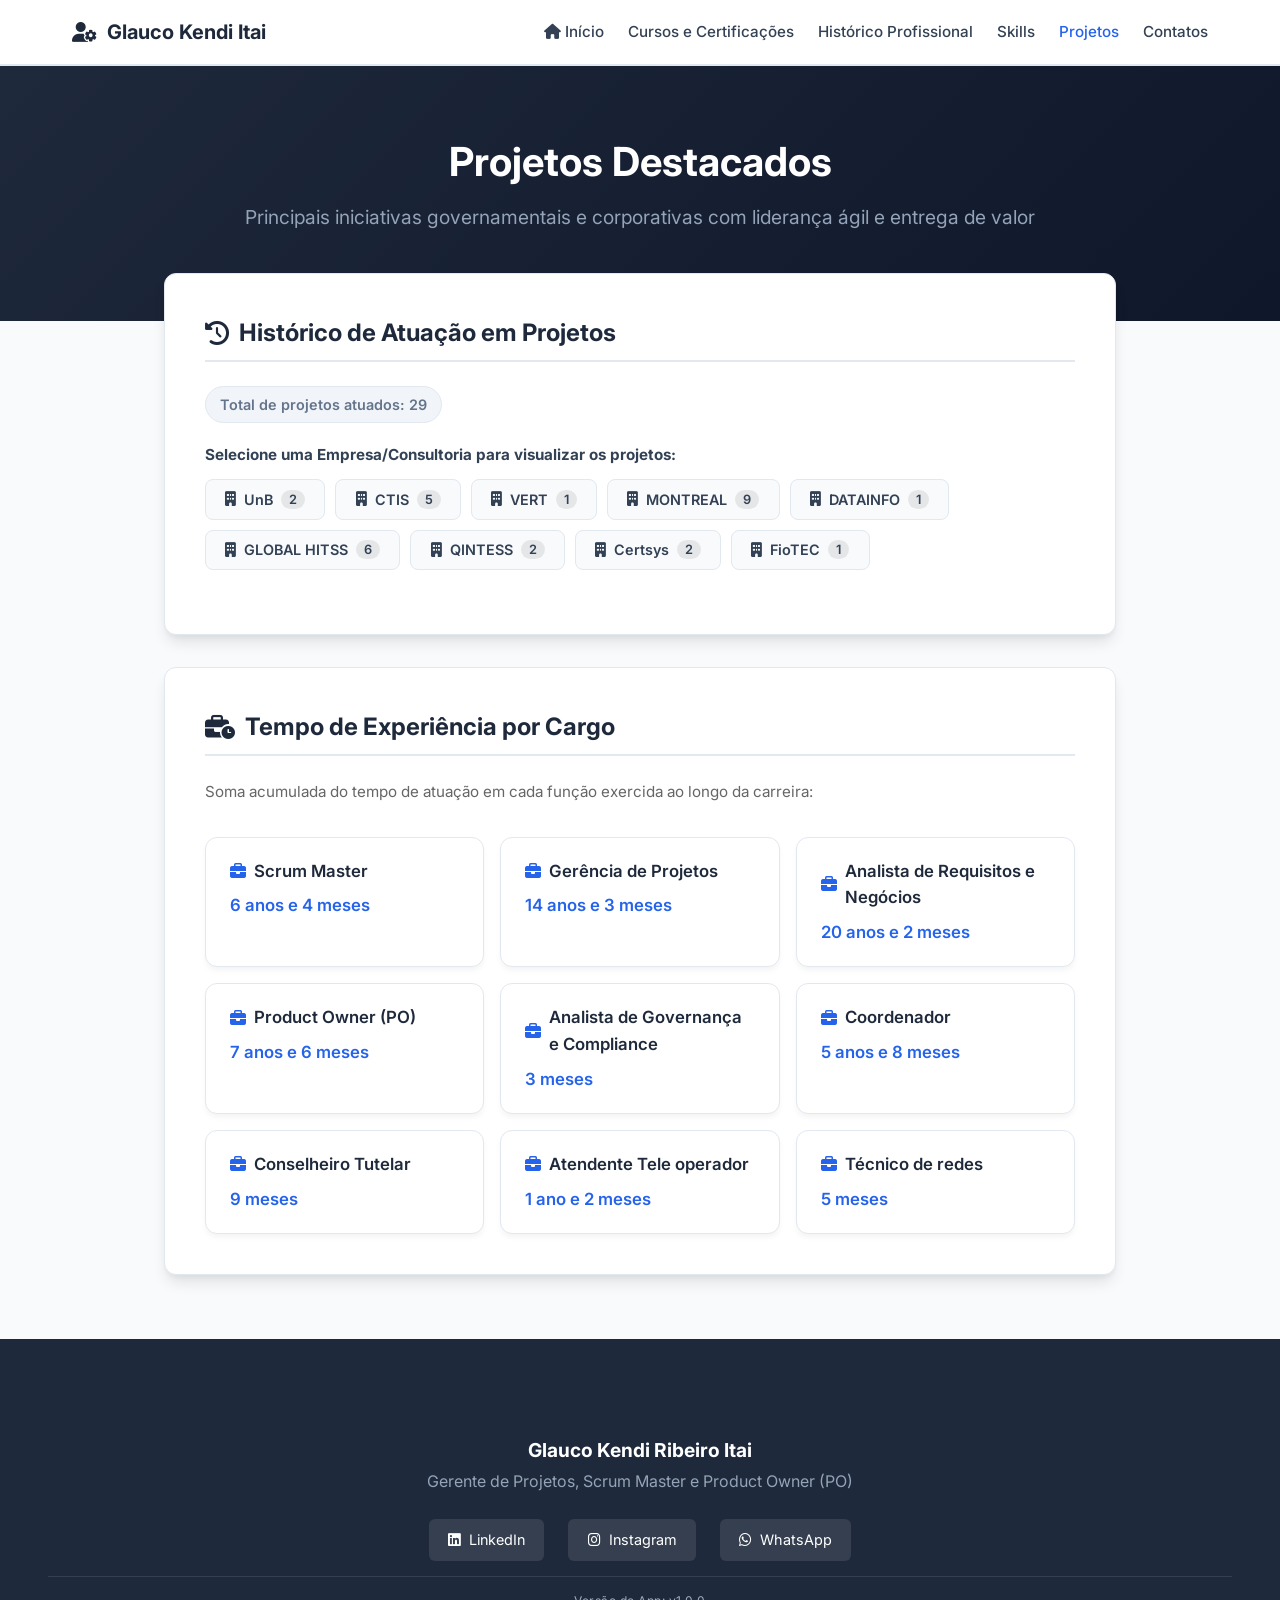
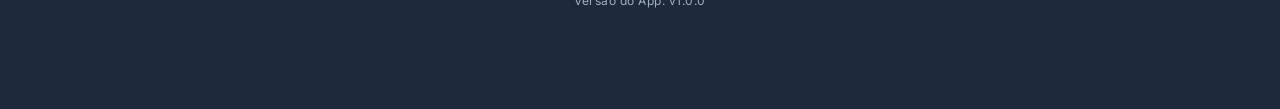
<file: projetos.html>
<!DOCTYPE html>
<html lang="pt-BR">
<head>
    <meta charset="UTF-8">
    <meta name="viewport" content="width=device-width, initial-scale=1.0">
    <title>Projetos - Glauco Kendi Itai</title>
    <!-- Google Fonts & Font Awesome -->
    <link href="https://fonts.googleapis.com/css2?family=Inter:wght@300;400;500;600;700&display=swap" rel="stylesheet">
    <link rel="stylesheet" href="https://cdnjs.cloudflare.com/ajax/libs/font-awesome/6.4.0/css/all.min.css">
    <!-- CSS Externo -->
    <link rel="stylesheet" href="style.css">
</head>
<body>

    <!-- Header Navigation -->
    <header>
        <div id="header-holder"></div>
    </header>

    <!-- Page Banner -->
    <section class="hero">
        <div class="hero-content">
            <h1>Projetos Destacados</h1>
            <p>Principais iniciativas governamentais e corporativas com liderança ágil e entrega de valor</p>
        </div>
    </section>

    <!-- Main Content Container -->
    <!-- Main Content Container -->
    <main class="container">
        
        <!-- Bloco: Histórico de Atuação em Projetos -->
        <div id="historico-projetos" class="card">
            <h2 class="section-title">
                <i class="fa-solid fa-clock-rotate-left"></i> Histórico de Atuação em Projetos
            </h2>

            <!-- CONTADOR DE PROJETOS INSERIDO AQUI -->
            <div id="projectsCounter" class="projects-count-badge"></div>

            <!-- Seleção de Empresa -->
            <div class="company-selector-container">
                <p class="selector-label"><strong>Selecione uma Empresa/Consultoria para visualizar os projetos:</strong></p>
                <div id="companyButtons" class="company-buttons-grid"></div>
            </div>

            <!-- Lista Enxuta de Projetos -->
            <div id="projectsListContainer" class="projects-list-wrapper" style="display: none;">
                <h3 id="selectedCompanyTitle" class="selected-company-heading"></h3>
                <ul id="projectsSimpleList" class="projects-simple-list"></ul>
            </div>
        </div>

        <!-- NOVO SETOR: Tempo de Experiência por Cargo -->
        <div id="experiencia-por-cargo-container" class="card">
            <h2 class="section-title">
                <i class="fa-solid fa-business-time"></i> Tempo de Experiência por Cargo
            </h2>
            <p class="selector-label">Soma acumulada do tempo de atuação em cada função exercida ao longo da carreira:</p>
            <div id="cargoExperienceGrid" class="cargo-experience-grid">
                <!-- Preenchido dinamicamente via script -->
            </div>
        </div>

    </main>

    <!-- Modal Global para Detalhes do Projeto -->
    <div id="projectModalOverlay" class="modal-overlay" onclick="closeProjectModal()">
        <div class="modal-container" onclick="event.stopPropagation()">
            <button class="modal-close-btn" onclick="closeProjectModal()" aria-label="Fechar modal">&times;</button>
            
            <h3 id="modalProjectTitle" class="modal-project-title"></h3>
            
            <div id="modalProjectMeta" class="project-meta-info"></div>

            <div class="modal-section-label">Cargo / Ocupação do Projeto</div>
            <div id="modalProjectRoles" class="project-roles"></div>

            <div class="modal-section-label">Skills Aplicadas</div>
            <div id="modalProjectSkills" class="project-skills"></div>

            <div class="modal-section-label">O que foi feito</div>
            <p id="modalProjectDescription" class="project-contribution"></p>

            <div class="modal-section-label">Porcentagem de Entrega & Avaliação</div>
            <div id="modalProjectDelivery" class="project-impact-badge"></div>
        </div>
    </div>

    <!-- Footer Section -->
    <footer>
        <div id="footer-holder"></div>
    </footer>
    <script src="script-contatos.js" defer></script>

    <!-- Script JS Externo de Projetos -->
    <script src="projetoscript.js"></script>
    
    <!-- Script de Experiência Profissional (Tempo por Cargo) -->
    <script src="experiencia.js"></script>
</body>
</html>
</file>
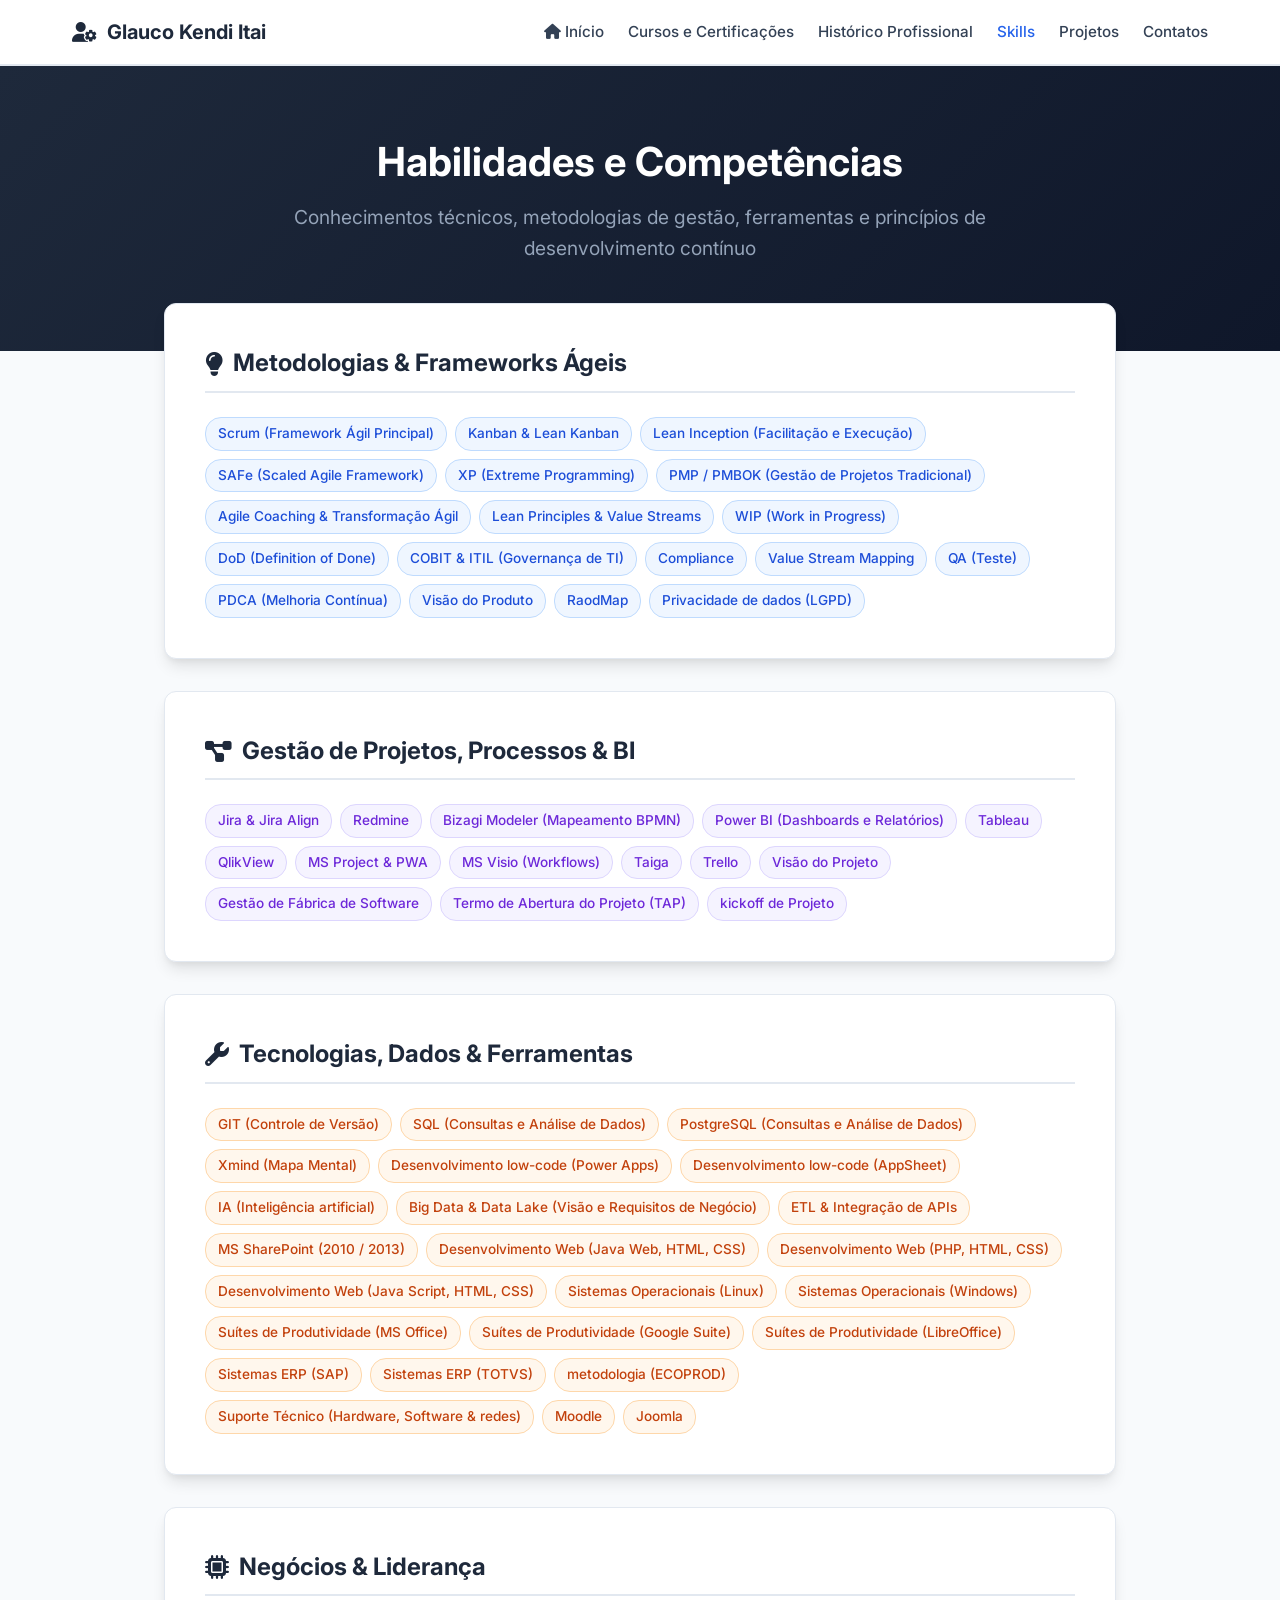
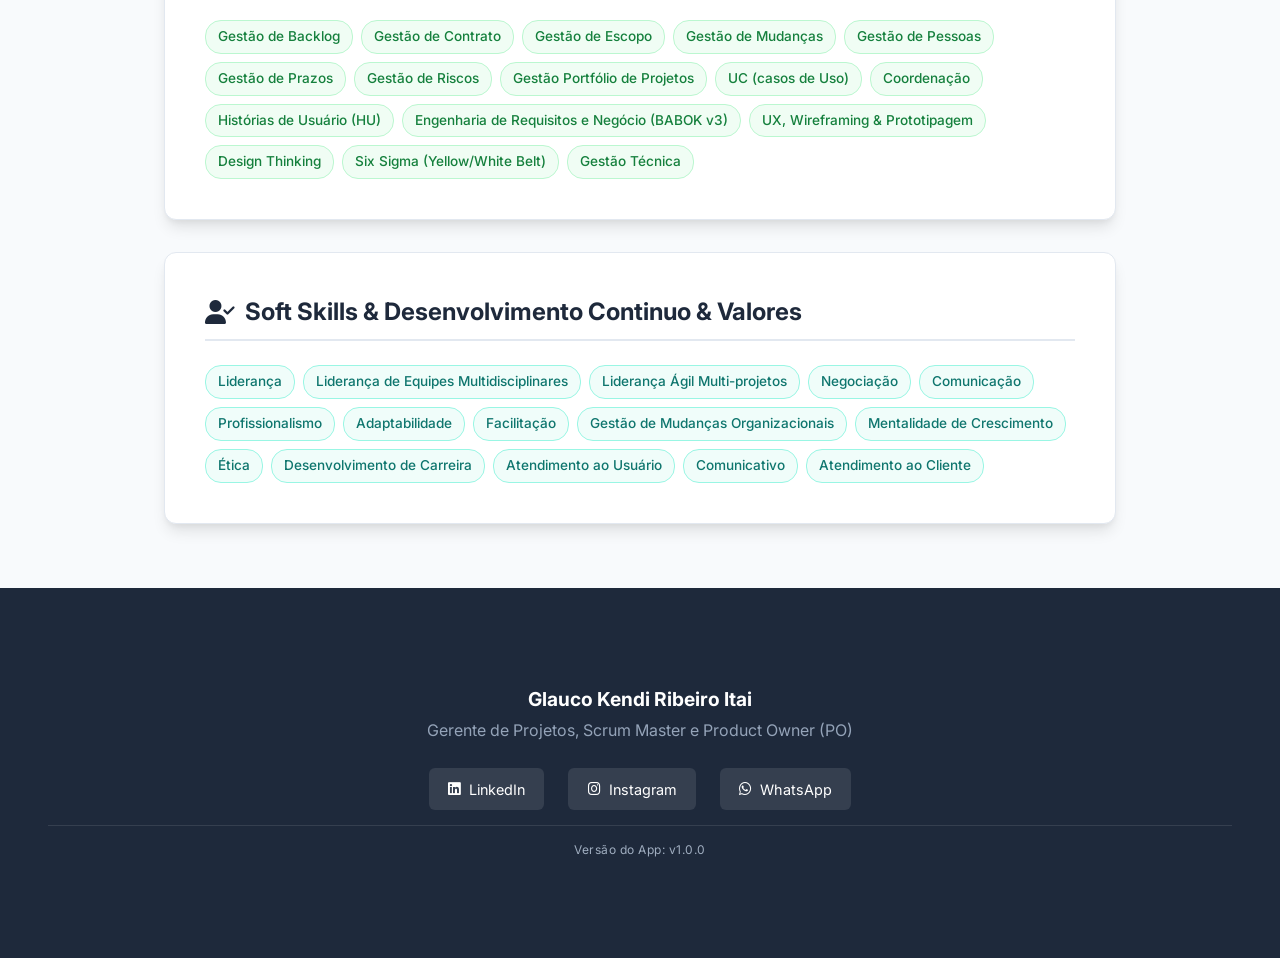
<file: skills.html>
<!DOCTYPE html>
<html lang="pt-BR">
<head>
    <meta charset="UTF-8">
    <meta name="viewport" content="width=device-width, initial-scale=1.0">
    <title>Skills - Glauco Kendi Itai</title>
    <!-- Google Fonts & Font Awesome -->
    <link href="https://fonts.googleapis.com/css2?family=Inter:wght@300;400;500;600;700&display=swap" rel="stylesheet">
    <link rel="stylesheet" href="https://cdnjs.cloudflare.com/ajax/libs/font-awesome/6.4.0/css/all.min.css">
    <!-- CSS Externo -->
    <link rel="stylesheet" href="style.css">
    <!-- Script Externo -->
    <script src="script-skills.js" defer></script>
</head>
<body>

    <!-- Header Navigation -->
    <header>
        <div id="header-holder"></div>
        </div>
    </header>

    <!-- Page Banner -->
    <section class="hero">
        <div class="hero-content">
            <h1>Habilidades e Competências</h1>
            <p>Conhecimentos técnicos, metodologias de gestão, ferramentas e princípios de desenvolvimento contínuo</p>
        </div>
    </section>

    <!-- Main Content Container (Alimentado via JSON) -->
    <main class="container" id="skills-container">
        <!-- O conteúdo das categorias será injetado dinamicamente via JS -->
    </main>

    <!-- Footer Section -->
    <footer>
        <div id="footer-holder"></div>
    </footer>
    <script src="script-contatos.js" defer></script>

</body>
</html>
</file>
<file: style.css>
/* ==========================================================================
   SUMÁRIO DE ESTILOS CSS
   ==========================================================================
   1. Variáveis Globais & Reset
   2. Layout & Navegação Base (Header, Cards, Footer)
   3. Home / Hero & Apresentação
   4. Experiência Profissional & Linha do Tempo
   5. Projetos & Modais
   6. Habilidades & Competências (Skills)
   7. Cursos, Certificações & Formação
   8. Contato
   9. Layout Específico do CV & Grids
   10. Padronização de Tags
   11. Responsividade (Media Queries)
   12. Estilos para Impressão (PDF/Print)
   ========================================================================== */

/* ==========================================================================
   1. VARIÁVEIS GLOBAIS E RESET
   ========================================================================== */
:root {
    --primary: #1e293b;
    --primary-accent: #2563eb;
    --text-main: #334155;
    --text-light: #64748b;
    --bg-body: #f8fafc;
    --bg-card: #ffffff;
    --border-color: #e2e8f0;
    --shadow: 0 10px 15px -3px rgba(0, 0, 0, 0.1), 0 4px 6px -2px rgba(0, 0, 0, 0.05);
}

* {
    margin: 0;
    padding: 0;
    box-sizing: border-box;
    font-family: 'Inter', sans-serif;
}

body {
    background-color: var(--bg-body);
    color: var(--text-main);
    line-height: 1.6;
}

/* ==========================================================================
   2. LAYOUT & NAVEGAÇÃO BASE (Header, Cards, Footer)
   ========================================================================== */
header {
    background-color: var(--bg-card);
    border-bottom: 1px solid var(--border-color);
    position: sticky;
    top: 0;
    z-index: 1000;
}

.nav-container {
    max-width: 1200px;
    margin: 0 auto;
    padding: 1rem 2rem;
    display: flex;
    justify-content: space-between;
    align-items: center;
}

.logo {
    font-size: 1.25rem;
    font-weight: 700;
    color: var(--primary);
    text-decoration: none;
    display: flex;
    align-items: center;
    gap: 10px;
}

.nav-menu {
    display: flex;
    list-style: none;
    gap: 1.5rem;
}

.nav-link {
    text-decoration: none;
    color: var(--text-main);
    font-weight: 500;
    font-size: 0.95rem;
    transition: color 0.2s ease;
}

.nav-link:hover, 
.nav-link.active {
    color: var(--primary-accent);
}

.container {
    max-width: 1000px;
    margin: -3rem auto 4rem auto;
    padding: 0 1.5rem;
    position: relative;
    z-index: 10;
}

.card {
    background-color: var(--bg-card);
    border-radius: 12px;
    padding: 2.5rem;
    box-shadow: var(--shadow);
    border: 1px solid var(--border-color);
    margin-bottom: 2rem;
}

.section-title {
    font-size: 1.5rem;
    color: var(--primary);
    margin-bottom: 1.5rem;
    padding-bottom: 0.5rem;
    border-bottom: 2px solid var(--border-color);
    display: flex;
    align-items: center;
    gap: 10px;
}

footer {
    background-color: var(--primary);
    color: #94a3b8;
    padding: 3rem 1.5rem;
    text-align: center;
}

.footer-content {
    max-width: 1000px;
    margin: 0 auto;
}

.footer-text {
    margin-bottom: 1.5rem;
}

.footer-text h3 {
    color: #ffffff;
    font-size: 1.2rem;
    margin-bottom: 0.25rem;
}

.social-links {
    display: flex;
    justify-content: center;
    gap: 1.5rem;
    margin-top: 1rem;
}

.social-btn {
    display: inline-flex;
    align-items: center;
    gap: 8px;
    color: #ffffff;
    background-color: rgba(255, 255, 255, 0.1);
    padding: 0.6rem 1.2rem;
    border-radius: 6px;
    text-decoration: none;
    font-size: 0.9rem;
    transition: all 0.2s ease;
}

.social-btn:hover {
    background-color: var(--primary-accent);
    transform: translateY(-2px);
}

/* ==========================================================================
   3. HOME / HERO & APRESENTAÇÃO
   ========================================================================== */
.hero {
    background: linear-gradient(135deg, #1e293b 0%, #0f172a 100%);
    color: #ffffff;
    padding: 4rem 2rem;
    text-align: center;
}

.hero-content {
    max-width: 800px;
    margin: 0 auto;
}

.profile-img-placeholder {
    width: 130px;
    height: 130px;
    border-radius: 50%;
    background-color: #3b82f6;
    color: #ffffff;
    display: flex;
    align-items: center;
    justify-content: center;
    font-size: 2.5rem;
    font-weight: bold;
    margin: 0 auto 1.5rem auto;
    border: 4px solid rgba(255, 255, 255, 0.2);
    box-shadow: 0 4px 20px rgba(0,0,0,0.2);
}

.hero h1 {
    font-size: 2.5rem;
    margin-bottom: 0.5rem;
    font-weight: 700;
}

.hero p {
    font-size: 1.2rem;
    color: #94a3b8;
    margin-bottom: 1.5rem;
}

.hero-contact-info {
    margin: 1rem 0 1.5rem 0;
    font-size: 0.95rem;
    color: #cbd5e1;
}

.hero-btn {
    display: inline-block;
    background-color: var(--primary-accent);
    color: #ffffff;
    padding: 0.75rem 1.75rem;
    border-radius: 8px;
    text-decoration: none;
    font-weight: 600;
    transition: background-color 0.2s;
    box-shadow: 0 4px 6px -1px rgba(37, 99, 235, 0.4);
}

.hero-btn:hover {
    background-color: #1d4ed8;
}

.bio-text p {
    margin-bottom: 1.2rem;
    color: var(--text-main);
    font-size: 1.05rem;
    text-align: justify;
}

.bio-text p:last-child {
    margin-bottom: 0;
}

.grid-cards {
    display: grid;
    grid-template-columns: repeat(auto-fit, minmax(280px, 1fr));
    gap: 1.5rem;
    margin-top: 2rem;
}

.info-box {
    background-color: #f1f5f9;
    padding: 1.5rem;
    border-radius: 8px;
    border-left: 4px solid var(--primary-accent);
}

.info-box h3 {
    font-size: 1.1rem;
    color: var(--primary);
    margin-bottom: 0.5rem;
}

.info-box p {
    font-size: 0.95rem;
    color: var(--text-light);
}

/* ==========================================================================
   4. EXPERIÊNCIA PROFISSIONAL & LINHA DO TEMPO
   ========================================================================== */
.timeline {
    position: relative;
    padding-left: 1.5rem;
    margin-top: 2rem;
}

.timeline::before {
    content: '';
    position: absolute;
    left: 0;
    top: 5px;
    bottom: 5px;
    width: 2px;
    background-color: var(--border-color);
}

.timeline-item {
    position: relative;
    margin-bottom: 2.5rem;
}

.timeline-item:last-child {
    margin-bottom: 0;
}

.timeline-dot {
    position: absolute;
    left: -1.85rem;
    top: 4px;
    width: 14px;
    height: 14px;
    border-radius: 50%;
    background-color: var(--primary-accent);
    border: 3px solid var(--bg-card);
    box-shadow: 0 0 0 2px var(--primary-accent);
}

.timeline-content {
    background-color: #f8fafc;
    border: 1px solid var(--border-color);
    border-radius: 8px;
    padding: 1.5rem;
}

.timeline-header {
    display: flex;
    justify-content: space-between;
    align-items: center;
    flex-wrap: wrap;
    gap: 0.5rem;
    margin-bottom: 0.5rem;
}

.job-title {
    font-size: 1.15rem;
    color: var(--primary);
    font-weight: 700;
}

.job-period {
    font-size: 0.85rem;
    color: var(--primary-accent);
    font-weight: 600;
    background-color: #eff6ff;
    padding: 0.25rem 0.6rem;
    border-radius: 4px;
}

.company-name {
    font-size: 0.95rem;
    color: var(--text-light);
    font-weight: 500;
    margin-bottom: 1rem;
    display: flex;
    align-items: center;
    gap: 6px;
}

.client-name {
    display: inline-flex;
    align-items: center;
    gap: 6px;
    font-size: 0.85rem;
    font-weight: 600;
    color: #2b6cb0;
    background-color: #ebf8ff;
    border: 1px solid #bee3f8;
    padding: 4px 10px;
    border-radius: 6px;
    margin-top: 6px;
    margin-bottom: 12px;
}

.client-name i {
    color: #3182ce;
}

.job-description {
    font-size: 0.95rem;
    color: var(--text-main);
    line-height: 1.6;
    margin-bottom: 1rem;
}

.jobs-list {
    display: flex;
    flex-direction: column;
    gap: 1.5rem;
}

.job-item {
    background-color: #f8fafc;
    border: 1px solid var(--border-color);
    border-radius: 8px;
    padding: 1.25rem;
}

.job-header {
    display: flex;
    justify-content: space-between;
    align-items: flex-start;
    flex-wrap: wrap;
    gap: 0.5rem;
    margin-bottom: 0.75rem;
}

.job-client {
    font-size: 0.9rem;
    color: var(--text-light);
    display: block;
    margin-top: 0.25rem;
}

.job-details {
    display: none;
    margin-top: 1rem;
    padding-top: 1rem;
    border-top: 1px dashed var(--border-color);
    color: var(--text-main);
    font-size: 0.95rem;
    line-height: 1.6;
}

.job-skills {
    margin-top: 15px;
    padding-top: 12px;
    border-top: 1px dashed #e0e0e0;
}

.job-skills strong {
    display: block;
    font-size: 0.9em;
    color: #4a5568;
    margin-bottom: 8px;
}

.toggle-btn-container {
    margin-top: 0.5rem;
    margin-bottom: 0.5rem;
}

.btn-toggle {
    background: transparent;
    border: 1px solid var(--primary-accent);
    color: var(--primary-accent);
    padding: 0.4rem 0.8rem;
    border-radius: 6px;
    cursor: pointer;
    font-size: 0.85rem;
    font-weight: 600;
    transition: all 0.2s ease;
    display: inline-flex;
    align-items: center;
    gap: 6px;
}

.btn-toggle:hover {
    background-color: var(--primary-accent);
    color: #ffffff;
}

.btn-toggle-desc {
    display: inline-flex;
    align-items: center;
    gap: 0.5rem;
    padding: 0.4rem 0.85rem;
    font-size: 0.825rem;
    font-weight: 600;
    color: #2563eb;
    background-color: #eff6ff;
    border: 1px solid #bfdbfe;
    border-radius: 6px;
    cursor: pointer;
    margin: 0.5rem 0;
    transition: all 0.2s ease;
}

.btn-toggle-desc:hover {
    background-color: #dbeafe;
    border-color: #93c5fd;
    color: #1d4ed8;
}

.btn-toggle-desc.expanded {
    background-color: #f1f5f9;
    border-color: #cbd5e1;
    color: #475569;
}

.job-details-wrapper {
    margin-top: 0.5rem;
}

.job-details-wrapper.collapsed,
.job-descriptions-wrapper.collapsed {
    display: none;
}

.print-btn {
    cursor: pointer;
    border: none;
    font-size: 0.95rem;
}

/* ==========================================================================
   5. PROJETOS & MODAIS
   ========================================================================== */
.projects-count-badge {
    display: inline-block;
    background-color: #f1f5f9;
    color: var(--text-light);
    font-size: 0.9rem;
    font-weight: 600;
    padding: 6px 14px;
    border-radius: 20px;
    margin-bottom: 1.25rem;
    border: 1px solid var(--border-color);
}

.company-selector-container {
    margin-bottom: 1.5rem;
}

.selector-label {
    font-size: 0.95rem;
    color: var(--text-main);
    margin-bottom: 0.75rem;
}

.company-buttons-grid {
    display: flex;
    flex-wrap: wrap;
    gap: 10px;
}

.company-btn {
    display: inline-flex;
    align-items: center;
    gap: 8px;
    background-color: #f8fafc;
    border: 1px solid var(--border-color);
    color: var(--text-main);
    padding: 0.6rem 1.2rem;
    border-radius: 8px;
    font-weight: 600;
    font-size: 0.9rem;
    cursor: pointer;
    transition: all 0.2s ease;
}

.company-btn:hover {
    background-color: #eff6ff;
    border-color: #bfdbfe;
    color: var(--primary-accent);
}

.company-btn.active {
    background-color: var(--primary-accent);
    color: #ffffff;
    border-color: var(--primary-accent);
}

.company-btn .badge {
    background-color: rgba(0, 0, 0, 0.08);
    padding: 2px 8px;
    border-radius: 12px;
    font-size: 0.8rem;
}

.company-btn.active .badge {
    background-color: rgba(255, 255, 255, 0.25);
    color: #ffffff;
}

.selected-company-heading {
    font-size: 1.1rem;
    color: var(--primary);
    margin-bottom: 1rem;
    padding-bottom: 0.4rem;
    border-bottom: 1px solid var(--border-color);
}

.projects-simple-list {
    display: grid;
    grid-template-columns: repeat(2, 1fr);
    gap: 12px 20px;
    list-style: none;
    padding: 0;
    margin: 0;
}

.project-modal-link {
    display: inline-flex;
    align-items: center;
    gap: 12px;
    width: 100%;
    font-size: 0.95rem;
    color: var(--text-main);
    text-decoration: none;
    padding: 0.85rem 1.25rem;
    background-color: #f8fafc;
    border: 1px solid var(--border-color);
    border-radius: 8px;
    transition: all 0.2s ease;
}

.project-modal-link i {
    color: var(--primary-accent);
    font-size: 1.1rem;
}

.project-modal-link:hover {
    background-color: #eff6ff;
    border-color: #bfdbfe;
    color: var(--primary-accent);
    transform: translateX(4px);
}

.modal-overlay {
    position: fixed;
    top: 0;
    left: 0;
    width: 100vw;
    height: 100vh;
    background-color: rgba(15, 23, 42, 0.6);
    backdrop-filter: blur(4px);
    display: none;
    justify-content: center;
    align-items: center;
    z-index: 2000;
}

.modal-overlay.active {
    display: flex;
}

.modal-container {
    background: #ffffff;
    width: 90%;
    max-width: 600px;
    max-height: 90vh;
    overflow-y: auto;
    padding: 2rem;
    border-radius: 12px;
    box-shadow: 0 20px 25px -5px rgba(0, 0, 0, 0.15);
    position: relative;
    animation: modalSlideUp 0.25s ease-out;
}

@keyframes modalSlideUp {
    from { opacity: 0; transform: translateY(15px); }
    to { opacity: 1; transform: translateY(0); }
}

.modal-close-btn {
    position: absolute;
    top: 1rem;
    right: 1.25rem;
    background: transparent;
    border: none;
    font-size: 1.75rem;
    color: var(--text-light);
    cursor: pointer;
    line-height: 1;
}

.modal-close-btn:hover {
    color: var(--primary);
}

.modal-project-title {
    font-size: 1.3rem;
    font-weight: 700;
    color: var(--primary);
    margin-bottom: 0.75rem;
    padding-right: 1.5rem;
    line-height: 1.3;
}

.project-meta-info {
    display: flex;
    flex-direction: column;
    gap: 0.4rem;
    background-color: #f8fafc;
    border: 1px solid var(--border-color);
    border-radius: 6px;
    padding: 0.75rem 1rem;
    margin-bottom: 1rem;
}

.modal-section-label {
    font-size: 0.75rem;
    font-weight: 700;
    text-transform: uppercase;
    letter-spacing: 0.05em;
    color: var(--text-light);
    margin-top: 1rem;
    margin-bottom: 0.4rem;
}

.project-roles {
    display: flex;
    flex-wrap: wrap;
    gap: 0.5rem;
}

.role-tag {
    background-color: #eff6ff;
    color: var(--primary-accent);
    border: 1px solid #bfdbfe;
    padding: 0.25rem 0.65rem;
    border-radius: 4px;
    font-size: 0.825rem;
    font-weight: 600;
}

.project-skills {
    display: flex;
    flex-wrap: wrap;
    gap: 6px;
}

.skill-tag {
    background-color: #f1f5f9;
    color: var(--text-main);
    border: 1px solid var(--border-color);
    padding: 0.25rem 0.6rem;
    border-radius: 4px;
    font-size: 0.825rem;
    font-weight: 500;
}

.project-contribution {
    font-size: 0.95rem;
    color: var(--text-main);
    line-height: 1.6;
}

.project-impact-badge {
    display: flex;
    align-items: center;
    gap: 10px;
    background-color: #f8fafc;
    border: 1px solid var(--border-color);
    padding: 0.75rem 1rem;
    border-radius: 6px;
    font-size: 0.9rem;
    margin-top: 0.25rem;
}

.text-success { color: #16a34a; font-weight: 700; }
.text-warning { color: #d97706; font-weight: 700; }
.text-danger  { color: #dc2626; font-weight: 700; }

/* ==========================================================================
   6. HABILIDADES & COMPETÊNCIAS (SKILLS)
   ========================================================================== */
.skills-category-grid {
    display: flex;
    flex-direction: column;
    gap: 18px;
}

.skills-group {
    background: #fafafa;
    border: 1px solid #e2e8f0;
    border-radius: 8px;
    padding: 14px 18px;
}

.skills-group h3 {
    font-size: 0.98rem;
    color: #334155;
    margin-bottom: 10px;
    display: flex;
    align-items: center;
    gap: 8px;
    border-bottom: 1px solid #cbd5e1;
    padding-bottom: 6px;
}

.skills-group h3 i {
    color: var(--primary-accent);
}

.skills-tags-wrapper,
.tags-container,
.skills-group .tags-container,
.job-skills .tags-container {
    display: flex;
    flex-wrap: wrap;
    gap: 8px;
}

.tag {
    background-color: #e0e7ff;
    color: #3730a3;
    padding: 0.35rem 0.75rem;
    border-radius: 20px;
    font-size: 0.85rem;
    font-weight: 500;
}

.tag-pill {
    display: inline-flex;
    align-items: center;
    padding: 5px 12px;
    border-radius: 16px;
    font-size: 0.85rem;
    font-weight: 500;
    border: 1px solid var(--border-color);
    background-color: #f1f5f9;
    color: var(--text-main);
    transition: all 0.2s ease;
}

.tag-pill:hover {
    border-color: var(--primary-accent);
    color: var(--primary-accent);
    transform: translateY(-2px);
    box-shadow: 0 2px 6px rgba(0, 0, 0, 0.05);
}

.tag-pill.accent {
    background-color: #eff6ff;
    color: var(--primary-accent);
    border-color: #bfdbfe;
    font-weight: 600;
}

.tag-pill.tag-agile {
    background-color: #eff6ff;
    color: #1d4ed8;
    border-color: #bfdbfe;
}
.tag-pill.tag-agile:hover { background-color: #dbeafe; }

.tag-pill.tag-biz {
    background-color: #f5f3ff;
    color: #6d28d9;
    border-color: #ddd6fe;
}
.tag-pill.tag-biz:hover { background-color: #ede9fe; }

.tag-pill.tag-pm {
    background-color: #fff7ed;
    color: #c2410c;
    border-color: #fed7aa;
}
.tag-pill.tag-pm:hover { background-color: #ffedd5; }

.tag-pill.tech,
.tag-pill.tag-tech {
    background-color: #f0fdf4;
    color: #15803d;
    border-color: #bbf7d0;
}
.tag-pill.tech:hover,
.tag-pill.tag-tech:hover {
    background-color: #dcfce7;
    color: #15803d;
}

.tag-pill.soft,
.tag-pill.tag-soft {
    background-color: #f0fdfa;
    color: #0f766e;
    border-color: #99f6e4;
}
.tag-pill.soft:hover,
.tag-pill.tag-soft:hover {
    background-color: #ccfbf1;
    color: #0f766e;
}

/* ==========================================================================
   7. CURSOS, CERTIFICAÇÕES & FORMAÇÃO
   ========================================================================== */
.certs-grid {
    display: grid;
    grid-template-columns: repeat(auto-fit, minmax(300px, 1fr));
    gap: 2rem;
    margin-top: 1.5rem;
}

.cert-card {
    background-color: var(--bg-card);
    border: 1px solid var(--border-color);
    border-radius: 10px;
    overflow: hidden;
    box-shadow: 0 4px 6px -1px rgba(0, 0, 0, 0.05);
    transition: transform 0.2s ease, box-shadow 0.2s ease;
    display: flex;
    flex-direction: column;
    justify-content: space-between;
}

.cert-card:hover {
    transform: translateY(-4px);
    box-shadow: var(--shadow);
}

.cert-img-container {
    width: 100%;
    height: 200px;
    background-color: #e2e8f0;
    border-bottom: 1px solid var(--border-color);
    overflow: hidden;
}

.cert-img {
    width: 100%;
    height: 100%;
    object-fit: cover;
    transition: transform 0.3s ease;
}

.cert-card:hover .cert-img {
    transform: scale(1.03);
}

.cert-info {
    padding: 1.5rem;
    display: flex;
    flex-direction: column;
    height: 100%;
    flex-grow: 1;
}

.cert-title {
    font-size: 1.15rem;
    color: var(--primary);
    margin-bottom: 1rem;
    line-height: 1.4;
}

.cert-details {
    list-style: none;
    display: flex;
    flex-direction: column;
    gap: 0.6rem;
    margin-bottom: 1.25rem;
    flex-grow: 1;
}

.cert-details li {
    font-size: 0.92rem;
    color: var(--text-main);
    display: flex;
    align-items: center;
    gap: 8px;
}

.cert-details li i {
    color: var(--primary-accent);
    width: 16px;
}

.btn-download {
    display: inline-flex;
    align-items: center;
    justify-content: center;
    gap: 0.5rem;
    padding: 0.6rem 1rem;
    background-color: var(--primary);
    color: #ffffff;
    font-size: 0.875rem;
    font-weight: 500;
    text-decoration: none;
    border-radius: 6px;
    margin-top: auto;
    transition: background-color 0.2s ease, transform 0.1s ease;
}

.btn-download:hover {
    background-color: var(--primary-accent);
    color: #ffffff;
    transform: translateY(-1px);
}

.btn-download:active {
    transform: translateY(0);
}

/* ==========================================================================
   8. CONTATO
   ========================================================================== */
.contact-grid {
    display: grid;
    grid-template-columns: repeat(auto-fit, minmax(220px, 1fr));
    gap: 1.25rem;
    margin-top: 1rem;
}

.contact-card {
    background: #ffffff;
    border: 1px solid var(--border-color);
    border-radius: 8px;
    padding: 1.25rem;
    text-align: center;
    display: flex;
    flex-direction: column;
    align-items: center;
    transition: transform 0.2s ease, box-shadow 0.2s ease;
}

.contact-card:hover {
    transform: translateY(-3px);
    box-shadow: 0 4px 12px rgba(0, 0, 0, 0.08);
}

.contact-icon {
    font-size: 2rem;
    color: var(--primary-accent);
    margin-bottom: 0.5rem;
}

.contact-card h3 {
    font-size: 1rem;
    color: var(--primary);
    margin-bottom: 0.25rem;
}

.contact-card p {
    font-size: 0.875rem;
    color: var(--text-light);
    margin-bottom: 1rem;
    word-break: break-word;
}

.contact-link {
    display: inline-block;
    padding: 0.4rem 0.8rem;
    font-size: 0.85rem;
    font-weight: 500;
    color: var(--primary-accent);
    border: 1px solid var(--primary-accent);
    border-radius: 4px;
    text-decoration: none;
    transition: background-color 0.2s ease, color 0.2s ease;
}

.contact-link:hover {
    background-color: var(--primary-accent);
    color: #ffffff;
}

/* ==========================================================================
   9. LAYOUT ESPECÍFICO DO CV & GRIDS
   ========================================================================== */
.cv-actions-bar {
    max-width: 1000px;
    margin: 2rem auto -2rem auto;
    padding: 0 1.5rem;
    display: flex;
    justify-content: space-between;
    align-items: center;
}

.cv-container {
    margin-top: 3rem;
}

.cv-card {
    padding: 3rem;
}

.cv-header {
    text-align: center;
    margin-bottom: 1.5rem;
}

.cv-header h1 {
    font-size: 2.2rem;
    color: var(--primary);
    font-weight: 700;
    margin-bottom: 0.25rem;
}

.cv-cargo {
    font-size: 1.2rem;
    color: var(--primary-accent);
    font-weight: 600;
    margin-bottom: 1.25rem;
}

.cv-contact-grid {
    display: flex;
    justify-content: center;
    flex-wrap: wrap;
    gap: 1.5rem;
    font-size: 0.95rem;
    color: var(--text-light);
}

.cv-contact-grid span i {
    color: var(--primary-accent);
    margin-right: 5px;
}

.cv-contact-grid a {
    color: var(--text-light);
    text-decoration: none;
}

.cv-contact-grid a:hover {
    color: var(--primary-accent);
}

.cv-divider {
    margin: 2rem 0;
    border: 0;
    border-top: 1px solid var(--border-color);
}

/* Formação Acadêmica - Grid */
.academic-grid {
    display: grid;
    grid-template-columns: repeat(2, 1fr);
    gap: 1.25rem;
    margin-top: 1rem;
}

.academic-card, 
.course-card {
    background-color: #f8fafc;
    border: 1px solid #e2e8f0;
    border-radius: 8px;
    padding: 1.2rem;
    display: flex;
    flex-direction: column;
    justify-content: space-between;
    transition: transform 0.2s ease, box-shadow 0.2s ease;
}

.academic-card:hover, 
.course-card:hover {
    transform: translateY(-2px);
    box-shadow: 0 4px 12px rgba(0, 0, 0, 0.05);
}

.card-header-info {
    display: flex;
    justify-content: space-between;
    align-items: center;
    margin-bottom: 0.5rem;
    font-size: 0.825rem;
}

.item-year {
    background-color: var(--primary);
    color: #ffffff;
    padding: 0.15rem 0.5rem;
    border-radius: 4px;
    font-weight: 600;
}

.item-type, 
.item-duration {
    color: #64748b;
    font-size: 0.8rem;
    font-weight: 500;
}

.item-title {
    font-size: 0.95rem;
    font-weight: 600;
    color: #1e293b;
    margin-bottom: 0.5rem;
    line-height: 1.35;
}

.item-institution {
    font-size: 0.85rem;
    color: #475569;
    margin: 0;
}

.item-institution i {
    margin-right: 0.3rem;
    color: #64748b;
}

.courses-grid {
    display: flex;
    flex-wrap: wrap;
    gap: 0.5rem;
    margin-top: 1rem;
}

/* Layout em Duas Colunas (Idiomas, Complementares, Cargos e Objetivos) */
.cv-two-columns-grid {
    display: grid;
    grid-template-columns: repeat(2, 1fr);
    gap: 2rem;
    margin-top: 1rem;
}

.cv-column {
    display: flex;
    flex-direction: column;
    gap: 1.5rem;
}

.idiomas-wrapper,
.complementares-wrapper,
.objetivos-wrapper {
    display: flex;
    flex-direction: column;
    gap: 0.6rem;
}

.idioma-item,
.complementar-item,
.objetivo-item {
    font-size: 0.95rem;
    color: var(--text-main);
    display: flex;
    align-items: center;
    gap: 0.5rem;
}

.idioma-item i,
.complementar-item i,
.objetivo-item i {
    color: var(--primary-accent);
    width: 18px;
    text-align: center;
}

/* ==========================================================================
   10. PADRONIZAÇÃO DE TAGS
   ========================================================================== */

/* Padronização visual unificada para Cargos Desejados e Cursos/Certificações */
.tag-pill.cargo-tag,
.btn-course-tag {
    display: inline-flex;
    align-items: center;
    padding: 0.45rem 0.85rem;
    font-size: 0.85rem;
    font-weight: 500;
    color: #1d4ed8;
    background-color: #eff6ff;
    border: 1px solid #bfdbfe;
    border-radius: 6px;
    cursor: default;
    transition: all 0.2s ease;
}

.tag-pill.cargo-tag:hover,
.btn-course-tag:hover {
    background-color: #dbeafe;
    border-color: #93c5fd;
    color: #1e40af;
    transform: translateY(-1px);
}

/* ==========================================================================
   11. RESPONSIVIDADE (MEDIA QUERIES)
   ========================================================================== */
@media (max-width: 992px) {
    .courses-grid {
        grid-template-columns: repeat(2, 1fr);
    }
}

@media (max-width: 768px) {
    .nav-container {
        flex-direction: column;
        gap: 1rem;
    }

    .nav-menu {
        flex-wrap: wrap;
        justify-content: center;
    }

    .hero h1 {
        font-size: 2rem;
    }

    .container {
        margin-top: -1.5rem;
    }

    .projects-simple-list {
        grid-template-columns: 1fr;
    }

    .cv-two-columns-grid {
        grid-template-columns: 1fr;
        gap: 1rem;
    }
}

@media (max-width: 600px) {
    .timeline-header {
        flex-direction: column;
        align-items: flex-start;
    }

    .academic-grid {
        grid-template-columns: 1fr;
    }
}

/* ==========================================================================
   12. ESTILOS PARA IMPRESSÃO / MODELO PDF EXACT (A4)
   ========================================================================== */
@media print {
    @page {
        size: A4;
        margin: 12mm 15mm 15mm 15mm;
    }

    /* Ocultar elementos de navegação e controles de tela */
    header, 
    footer, 
    nav,
    .hero-btn, 
    .btn-toggle, 
    .btn-toggle-desc,
    .toggle-btn-container,
    .print-btn,
    .cv-actions-bar {
        display: none !important;
    }

    /* Configuração Base de Texto e Cores */
    body {
        font-family: 'Inter', Arial, sans-serif;
        font-size: 8.5pt;
        line-height: 1.35;
        color: #1e293b;
        background: #ffffff !important;
    }

    .container,
    .cv-container {
        margin: 0 !important;
        padding: 0 !important;
        max-width: 100% !important;
    }

    .card,
    .cv-card {
        box-shadow: none !important;
        border: none !important;
        padding: 0 !important;
        margin: 0 !important;
    }

    /* Cabeçalho do Modelo */
    .cv-header {
        text-align: left !important;
        margin-bottom: 12px !important;
    }

    .cv-header h1 {
        font-size: 15pt !important;
        font-weight: 800 !important;
        color: #0f172a !important;
        text-transform: uppercase !important;
        letter-spacing: 0.5px;
        margin-bottom: 2px !important;
    }

    .cv-cargo {
        font-size: 9.5pt !important;
        font-weight: 700 !important;
        color: #2563eb !important;
        margin-bottom: 4px !important;
    }

    .cv-contact-grid {
        display: flex !important;
        justify-content: flex-start !important;
        gap: 12px !important;
        font-size: 8pt !important;
        color: #475569 !important;
    }

    .cv-contact-grid span, .cv-contact-grid a {
        color: #334155 !important;
        text-decoration: none !important;
    }

    .cv-divider {
        display: none !important;
    }

    /* Títulos de Seção Estilo PDF Modelo */
    .section-title {
        font-size: 9.5pt !important;
        font-weight: 800 !important;
        color: #0f172a !important;
        text-transform: uppercase !important;
        border-bottom: 1.5px solid #0f172a !important;
        padding-bottom: 2px !important;
        margin-top: 14px !important;
        margin-bottom: 8px !important;
    }

    .section-title i {
        display: none !important; /* Oculta ícones na impressão para manter padrão limpo */
    }

    /* Resumo Profissional */
    .bio-text p {
        font-size: 8.5pt !important;
        text-align: justify !important;
        margin-bottom: 6px !important;
        line-height: 1.35 !important;
    }

    /* Histórico Profissional & Linha do Tempo */
    .timeline {
        padding-left: 0 !important;
        margin-top: 6px !important;
    }

    .timeline::before,
    .timeline-dot {
        display: none !important; /* Oculta linha vertical e pontos da timeline */
    }

    .timeline-item {
        page-break-inside: avoid;
        margin-bottom: 12px !important;
    }

    .timeline-content {
        background: transparent !important;
        border: none !important;
        padding: 0 !important;
    }

    .timeline-header {
        display: flex !important;
        justify-content: space-between !important;
        align-items: baseline !important;
        margin-bottom: 2px !important;
    }

    .job-title {
        font-size: 9pt !important;
        font-weight: 700 !important;
        color: #0f172a !important;
    }

    .job-period {
        font-size: 8pt !important;
        font-weight: 700 !important;
        color: #334155 !important;
        background: none !important;
        padding: 0 !important;
    }

    .company-name, .client-name {
        font-size: 8pt !important;
        color: #475569 !important;
        margin-bottom: 4px !important;
        background: none !important;
        border: none !important;
        padding: 0 !important;
    }

    .company-name i, .client-name i {
        display: none !important;
    }

    /* Expansão e Ajuste das Descrições do Cargo */
    .job-details-wrapper,
    .job-details-wrapper.collapsed,
    .job-descriptions-wrapper,
    .job-descriptions-wrapper.collapsed {
        display: block !important;
        max-height: none !important;
        opacity: 1 !important;
        visibility: visible !important;
    }

    .job-description {
        font-size: 8.5pt !important;
        line-height: 1.35 !important;
        margin-bottom: 4px !important;
        text-align: justify !important;
    }

    /* Seção Competências Aplicadas do Modelo */
    .job-skills {
        margin-top: 6px !important;
        padding-top: 4px !important;
        border-top: 1px dashed #cbd5e1 !important;
    }

    .job-skills strong {
        font-size: 7.5pt !important;
        text-transform: uppercase !important;
        color: #0f172a !important;
        margin-bottom: 4px !important;
    }

    .tags-container {
        display: flex !important;
        flex-wrap: wrap !important;
        gap: 4px !important;
    }

    .tag-pill, .tag, .btn-course-tag {
        background-color: #f1f5f9 !important;
        color: #1e293b !important;
        border: 1px solid #cbd5e1 !important;
        padding: 2px 6px !important;
        border-radius: 3px !important;
        font-size: 7.5pt !important;
        box-shadow: none !important;
        -webkit-print-color-adjust: exact;
        print-color-adjust: exact;
    }

    /* Formação Acadêmica & Cursos Grid */
    .academic-grid {
        grid-template-columns: repeat(2, 1fr) !important;
        gap: 8px !important;
    }

    .academic-card {
        background: transparent !important;
        border: 1px solid #cbd5e1 !important;
        padding: 6px 8px !important;
        border-radius: 4px !important;
        page-break-inside: avoid;
    }

    .item-title {
        font-size: 8.5pt !important;
        font-weight: 700 !important;
    }

    .item-institution {
        font-size: 8pt !important;
    }

    .item-year {
        background: none !important;
        color: #0f172a !important;
        padding: 0 !important;
        font-weight: 700 !important;
    }

    /* Duas Colunas (Idiomas, Complementares, Objetivos) */
    .cv-two-columns-grid {
        grid-template-columns: repeat(2, 1fr) !important;
        gap: 12px !important;
        page-break-inside: avoid;
    }

    .idioma-item, .complementar-item, .objetivo-item {
        font-size: 8.5pt !important;
    }

    .idioma-item i, .complementar-item i, .objetivo-item i {
        display: none !important;
    }
}
/* ==========================================================================
   Estilos do Novo Bloco: Tempo de Experiência por Cargo
   ================================================================          */

#experiencia-por-cargo-container {
    margin-top: 2rem;
}

#experiencia-por-cargo-container .selector-label {
    margin-bottom: 1rem;
    color: var(--text-secondary, #666);
    font-size: 0.95rem;
}

/* Grid de Criptografia/Cards dos Cargos */
.cargo-experience-grid {
    display: grid;
    grid-template-columns: repeat(auto-fit, minmax(260px, 1fr));
    gap: 1.25rem;
    margin-top: 1rem;
}

/* Card individual adaptado ao padrão do design system existente */
#experiencia-por-cargo-container .info-box {
    background: var(--card-bg, #ffffff);
    border: 1px solid var(--border-color, #e2e8f0);
    border-radius: 12px;
    padding: 1.25rem 1.5rem;
    box-shadow: 0 4px 6px -1px rgba(0, 0, 0, 0.05);
    transition: transform 0.2s ease, box-shadow 0.2s ease;
}

#experiencia-por-cargo-container .info-box:hover {
    transform: translateY(-2px);
    box-shadow: 0 10px 15px -3px rgba(0, 0, 0, 0.08);
    border-color: var(--primary-accent, #2563eb);
}

#experiencia-por-cargo-container .info-box h3 {
    font-size: 1.05rem;
    font-weight: 600;
    color: var(--text-primary, #1e293b);
    display: flex;
    align-items: center;
    gap: 0.5rem;
    margin-bottom: 0.5rem;
}

#experiencia-por-cargo-container .info-box h3 i {
    color: var(--primary-accent, #2563eb);
    font-size: 1rem;
}
.footer-bottom {
    margin-top: 15px;
    padding-top: 10px;
    border-top: 1px solid rgba(255, 255, 255, 0.1);
    text-align: center;
}

.footer-version {
    font-size: 0.75rem;
    color: #a0aec0;
    letter-spacing: 0.5px;
}
</file>
